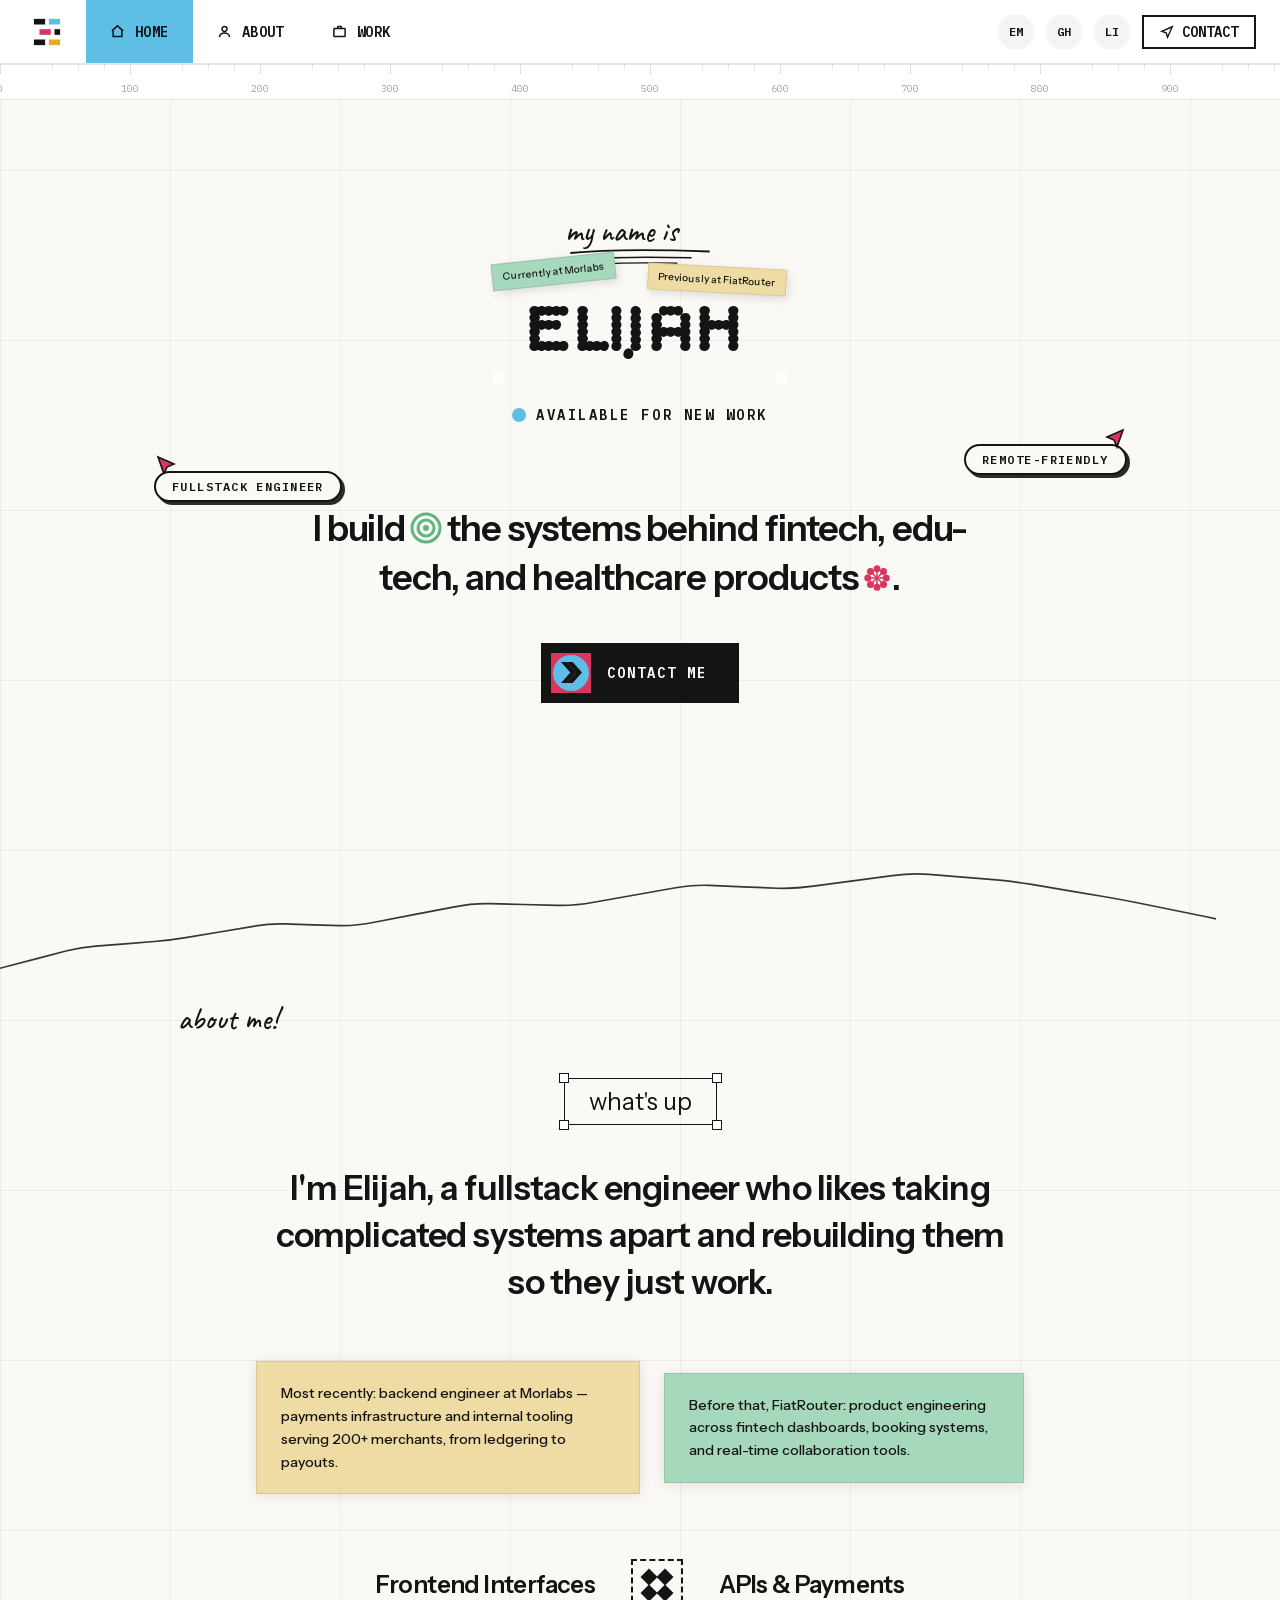
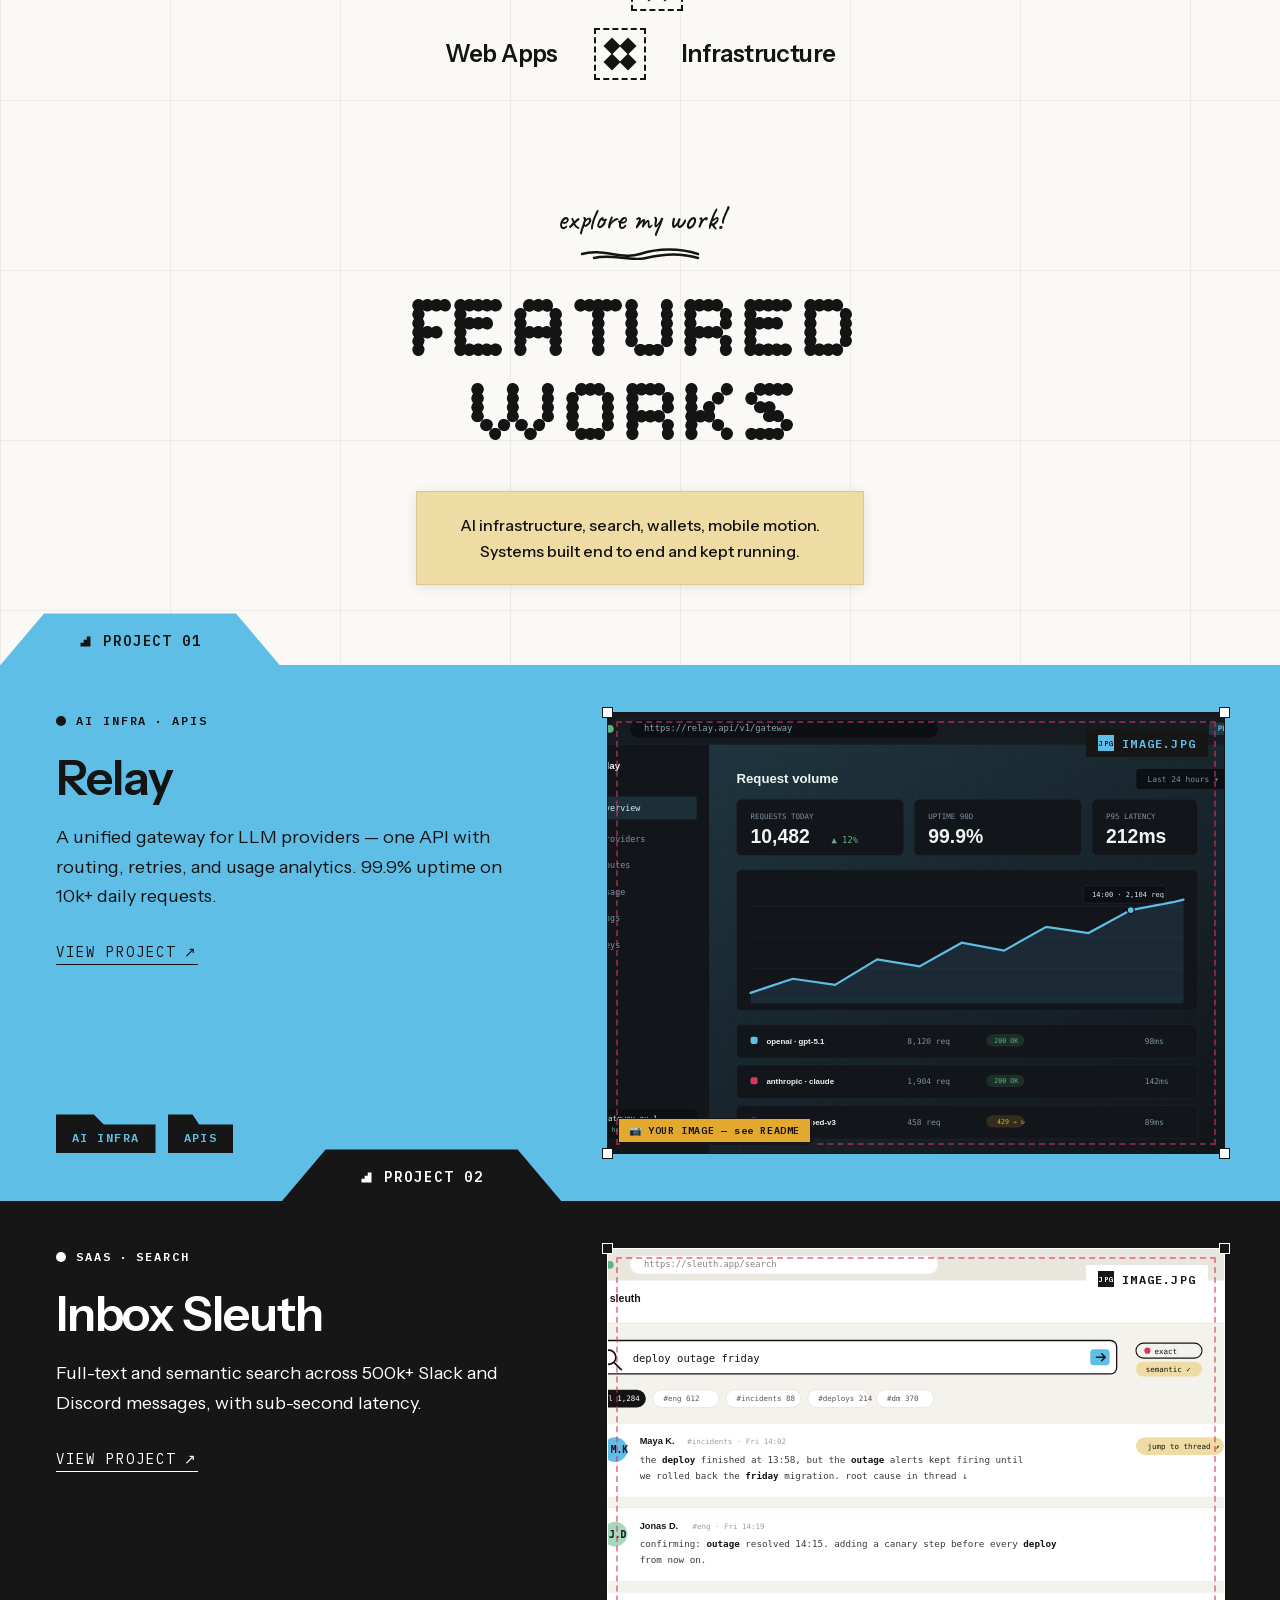
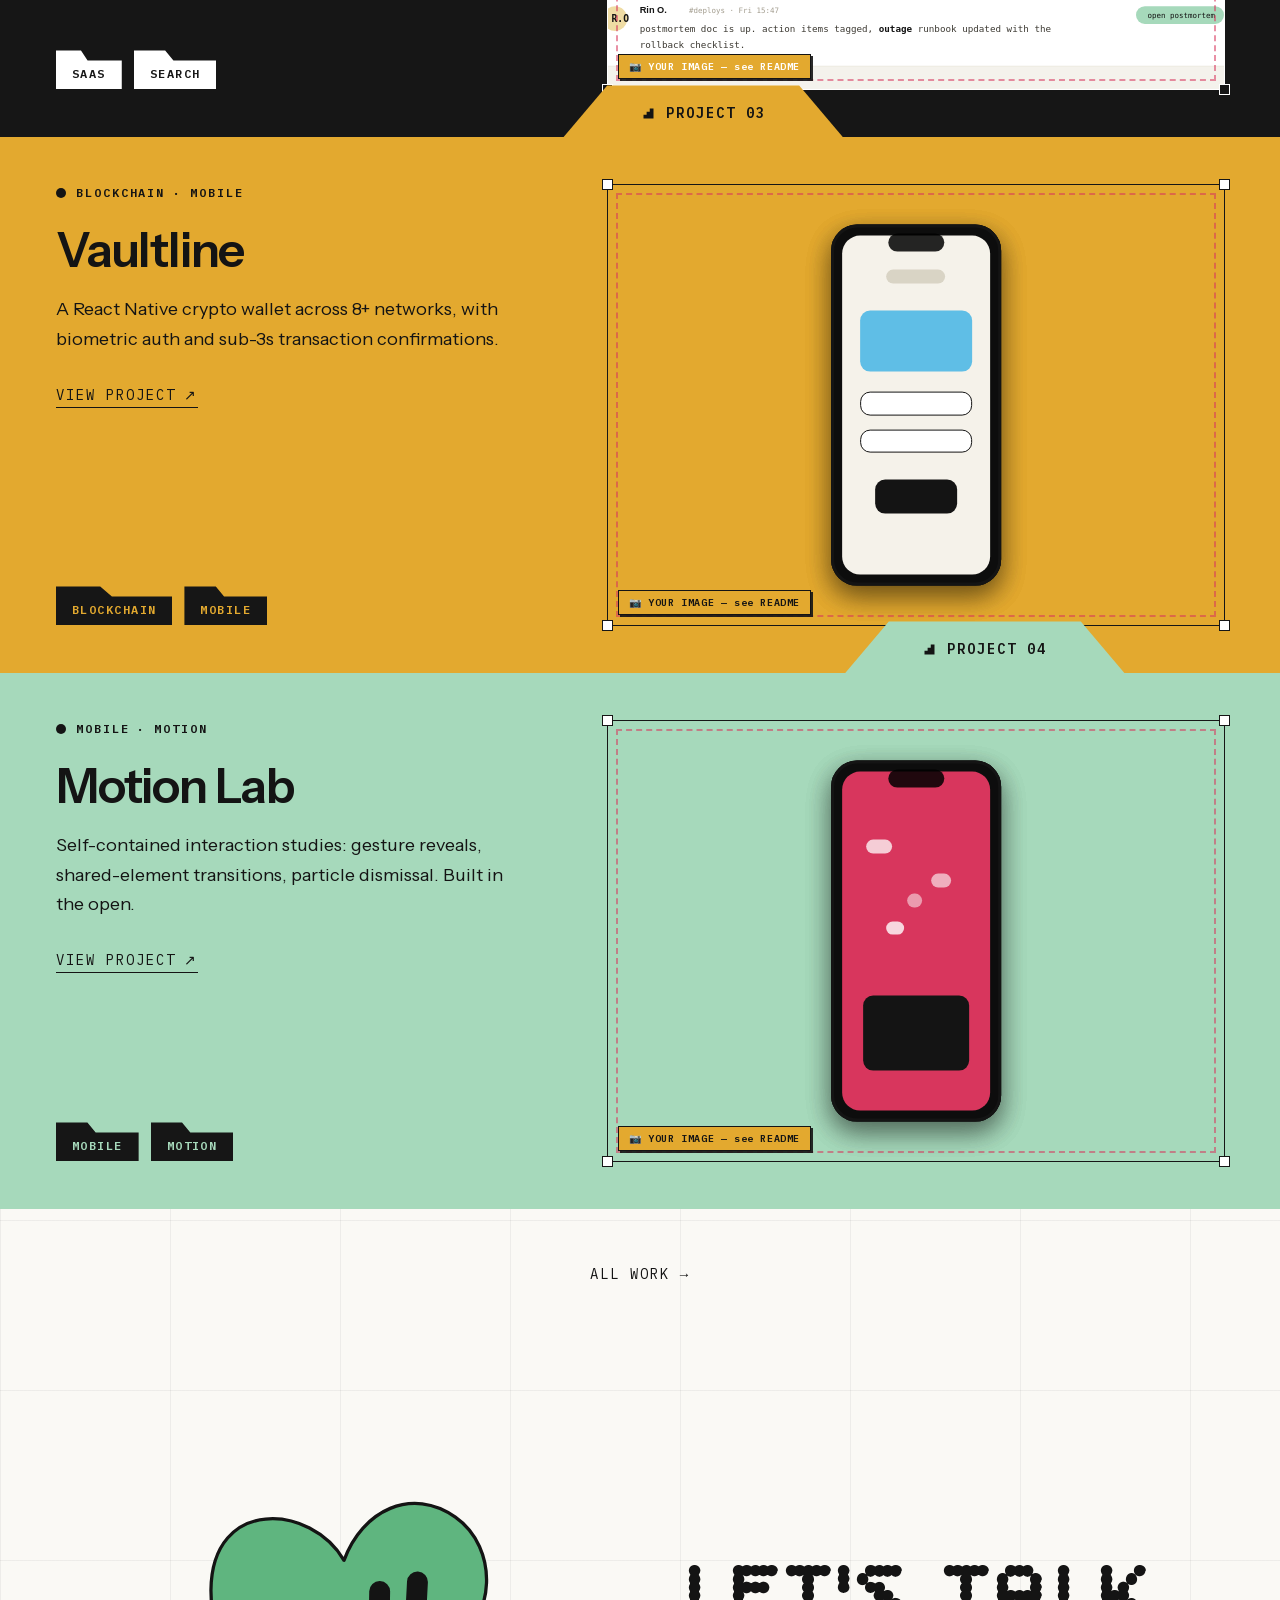
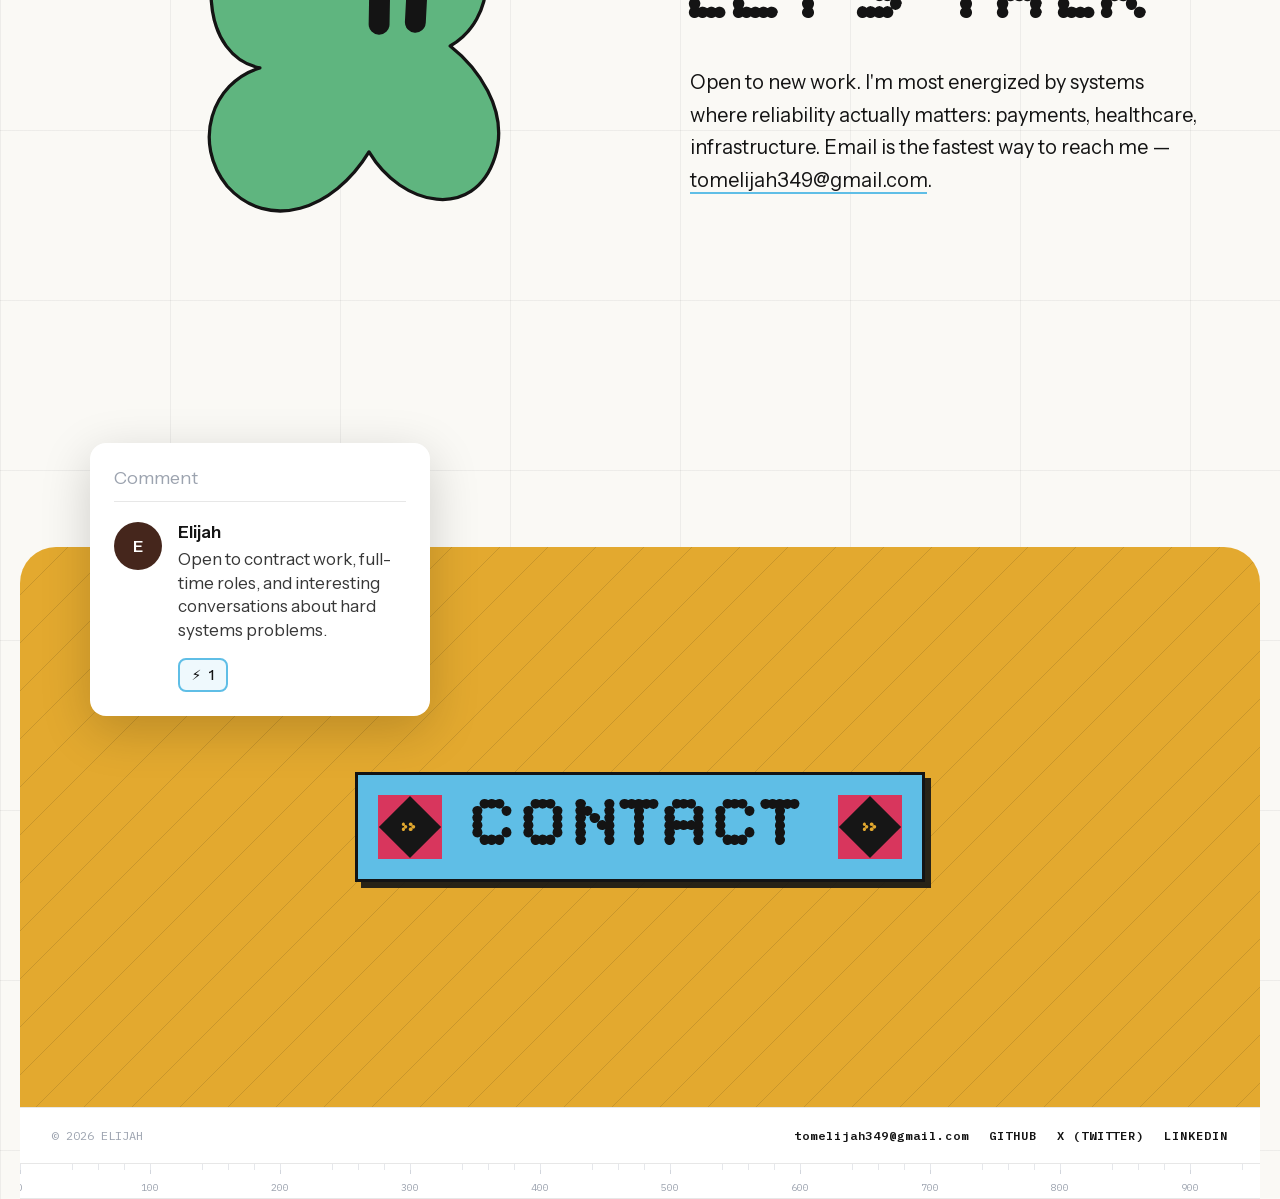
<file: index.html>
<!DOCTYPE html>
<html lang="en">
<head>
  <meta charset="utf-8" />
  <meta name="viewport" content="width=device-width, initial-scale=1" />
  <title>Elijah · Fullstack Engineer</title>
  <meta name="description" content="I enjoy building fullstack projects and complex stacks — a builder and a solution maker." />
  <link rel="icon" href="favicon.svg" type="image/svg+xml" />
  <link rel="stylesheet" href="css/fonts.css" />
  <link rel="stylesheet" href="css/styles.css" />
</head>
<body>

  <!-- copy-on-select pill -->
  <div class="copy-pill" role="button" tabindex="-1" aria-label="Copy selected text">
    <svg viewBox="0 0 24 24" fill="none" stroke="currentColor" stroke-width="2" aria-hidden="true">
      <rect x="9" y="9" width="11" height="11" rx="2"/>
      <path d="M5 15V5a2 2 0 0 1 2-2h10"/>
    </svg>
    <span class="copy-label">Copy</span>
  </div>

  <!-- "YOU" cursor tag -->
  <div class="you-tag" aria-hidden="true">
    <span class="you-dot"></span>
    <span class="you-label">YOU</span>
  </div>

  <!-- ================= header ================= -->
  <header class="site-header">
    <div class="header-bar">
      <a class="logo" href="index.html" aria-label="Home">
        <!-- pixel monogram -->
        <svg viewBox="0 0 32 32" fill="none" aria-hidden="true">
          <rect x="2"  y="2"  width="12" height="6" fill="var(--ink)"/>
          <rect x="8"  y="13" width="12" height="6" fill="var(--c-pink)"/>
          <rect x="2"  y="24" width="12" height="6" fill="var(--ink)"/>
          <rect x="18" y="2"  width="12" height="6" fill="var(--c-blue)"/>
          <rect x="24" y="13" width="6"  height="6" fill="var(--ink)"/>
          <rect x="18" y="24" width="12" height="6" fill="var(--c-yellow)"/>
        </svg>
      </a>

      <nav class="main-nav" aria-label="Primary">
        <a class="nav-link is-active" href="index.html" data-spy-link="home">
          <span><svg viewBox="0 0 24 24" fill="none" stroke="currentColor" stroke-width="2.4" aria-hidden="true"><path d="M3 11 12 3l9 8"/><path d="M5 10v10h14V10"/></svg></span>
          HOME
        </a>
        <a class="nav-link" href="about.html" data-spy-link="about">
          <span><svg viewBox="0 0 24 24" fill="none" stroke="currentColor" stroke-width="2.4" aria-hidden="true"><circle cx="12" cy="8" r="4"/><path d="M4 21c0-4 3.6-6.5 8-6.5s8 2.5 8 6.5"/></svg></span>
          ABOUT
        </a>
        <a class="nav-link" href="work.html" data-spy-link="work">
          <span><svg viewBox="0 0 24 24" fill="none" stroke="currentColor" stroke-width="2.4" aria-hidden="true"><rect x="3" y="7" width="18" height="13" rx="1"/><path d="M9 7V5a1 1 0 0 1 1-1h4a1 1 0 0 1 1 1v2"/></svg></span>
          WORK
        </a>
      </nav>

      <div class="header-right">
        <span class="chip-wrap">
          <a class="chip" href="mailto:tomelijah349@gmail.com">EM</a>
          <span class="chip-tip">TOMELIJAH349@GMAIL.COM</span>
        </span>
        <span class="chip-wrap">
          <a class="chip" href="https://github.com/Elydeboss" target="_blank" rel="noopener">GH</a>
          <span class="chip-tip">GITHUB.COM/ELYDEBOSS</span>
        </span>
        <span class="chip-wrap">
          <a class="chip" href="https://www.linkedin.com/in/elijah" target="_blank" rel="noopener">LI</a>
          <span class="chip-tip">IN/ELIJAH</span>
        </span>
        <a class="contact-btn" href="#contact" data-spy-link="contact">
          <svg viewBox="0 0 24 24" fill="none" stroke="currentColor" stroke-width="2.4" aria-hidden="true"><path d="m3 11 18-8-8 18-2.5-7.5L3 11Z"/></svg>
          CONTACT
        </a>
      </div>

      <button class="menu-btn" type="button" aria-label="Toggle menu">
        <span class="menu-label">MENU</span>
        <svg viewBox="0 0 24 24" fill="none" stroke="currentColor" stroke-width="2.4" aria-hidden="true"><path d="M4 7h16M4 12h16M4 17h16"/></svg>
      </button>
    </div>

    <!-- mobile dropdown -->
    <div class="mobile-menu">
      <nav aria-label="Mobile">
        <a class="is-active" href="index.html" data-spy-link="home">
          <span class="w-5"><svg viewBox="0 0 24 24" fill="none" stroke="currentColor" stroke-width="2.4" aria-hidden="true"><path d="M3 11 12 3l9 8"/><path d="M5 10v10h14V10"/></svg></span>
          HOME
        </a>
        <a href="about.html" data-spy-link="about">
          <span class="w-5"><svg viewBox="0 0 24 24" fill="none" stroke="currentColor" stroke-width="2.4" aria-hidden="true"><circle cx="12" cy="8" r="4"/><path d="M4 21c0-4 3.6-6.5 8-6.5s8 2.5 8 6.5"/></svg></span>
          ABOUT
        </a>
        <a href="work.html" data-spy-link="work">
          <span class="w-5"><svg viewBox="0 0 24 24" fill="none" stroke="currentColor" stroke-width="2.4" aria-hidden="true"><rect x="3" y="7" width="18" height="13" rx="1"/><path d="M9 7V5a1 1 0 0 1 1-1h4a1 1 0 0 1 1 1v2"/></svg></span>
          WORK
        </a>
      </nav>
      <div class="mm-social">
        <a class="chip" href="mailto:tomelijah349@gmail.com">EM</a>
        <a class="chip" href="https://github.com/Elydeboss" target="_blank" rel="noopener">GH</a>
        <a class="chip" href="https://www.linkedin.com/in/elijah" target="_blank" rel="noopener">LI</a>
      </div>
    </div>
  </header>

  <div class="page">

    <!-- top scroll ruler -->
    <div class="ruler is-sticky" aria-hidden="true">
      <div class="ruler-track"></div>
    </div>

    <main>
      <!-- ================= hero ================= -->
      <section class="hero" id="home" data-spy-section>
        <div class="hero-inner">
          <div class="hero-hand reveal">
            my name is
            <svg width="150" height="18" viewBox="0 0 150 18" fill="none" aria-hidden="true"><path d="M6 5c34-3.5 72-4 138-1.5" stroke="var(--ink)" stroke-width="1.8" stroke-linecap="round"></path><path d="M24 11c26-2 54-2.4 102-1.2" stroke="var(--ink)" stroke-width="1.5" stroke-linecap="round"></path><path d="M38 16c18-1.4 38-1.6 74-0.8" stroke="var(--ink)" stroke-width="1.3" stroke-linecap="round"></path></svg>
          </div>

          <div class="name-wrap reveal">
            <span class="sticker sticker-left">Currently at Morlabs</span>
            <span class="sticker sticker-right">Previously at FiatRouter</span>

            <div class="name-box pixel-zone">
              <div class="name-inner">
                <h1 class="hero-name">ELIJAH</h1>
                <span class="handle tl" aria-hidden="true"></span>
                <span class="handle tr" aria-hidden="true"></span>
                <span class="handle bl" aria-hidden="true"></span>
                <span class="handle br" aria-hidden="true"></span>
              </div>
              <!-- dark "erased" copy -->
              <div class="pz-dark" aria-hidden="true">
                <div class="name-inner">
                  <h1 class="hero-name">ELIJAH</h1>
                  <span class="handle tl"></span>
                  <span class="handle tr"></span>
                  <span class="handle bl"></span>
                  <span class="handle br"></span>
                </div>
              </div>
              <div class="pz-pixels" aria-hidden="true">
                <span></span><span></span><span></span><span></span>
              </div>
            </div>
          </div>

          <p class="hero-status reveal">
            <span class="status-dot" aria-hidden="true"></span>
            AVAILABLE FOR NEW WORK
          </p>

          <!-- pills: mobile flow -->
          <div class="pill-slot-mobile">
            <div class="pill pill-b">
              <svg class="pill-arrow" viewBox="0 0 22 22" fill="none" aria-hidden="true"><path d="M4 2l6 17 3-7 7-3L4 2z" fill="var(--c-pink)" stroke="var(--ink)" stroke-width="1.6"></path></svg>
              <span class="pill-label">REMOTE-FRIENDLY</span>
            </div>
            <div class="pill pill-a">
              <svg class="pill-arrow" viewBox="0 0 22 22" fill="none" aria-hidden="true"><path d="M4 2l6 17 3-7 7-3L4 2z" fill="var(--c-pink)" stroke="var(--ink)" stroke-width="1.6"></path></svg>
              <span class="pill-label">FULLSTACK ENGINEER</span>
            </div>
          </div>
        </div>

        <!-- pills: desktop floaters -->
        <div class="pill-slot-desktop">
          <div class="pill-right pill-b">
            <div class="pill">
              <svg class="pill-arrow" viewBox="0 0 22 22" fill="none" aria-hidden="true"><path d="M4 2l6 17 3-7 7-3L4 2z" fill="var(--c-pink)" stroke="var(--ink)" stroke-width="1.6"></path></svg>
              <span class="pill-label">REMOTE-FRIENDLY</span>
            </div>
          </div>
          <div class="pill-left pill-a">
            <div class="pill">
              <svg class="pill-arrow" viewBox="0 0 22 22" fill="none" aria-hidden="true"><path d="M4 2l6 17 3-7 7-3L4 2z" fill="var(--c-pink)" stroke="var(--ink)" stroke-width="1.6"></path></svg>
              <span class="pill-label">FULLSTACK ENGINEER</span>
            </div>
          </div>
        </div>

        <div class="hero-blurb reveal">
          <p>
            I build<svg class="dots-svg" viewBox="0 0 34 34" fill="none" aria-hidden="true"><circle cx="17" cy="17" r="14" stroke="var(--c-green)" stroke-width="3"></circle><circle cx="17" cy="17" r="8" stroke="var(--c-green)" stroke-width="3"></circle><circle cx="17" cy="17" r="3" fill="var(--c-green)"></circle></svg>the systems behind fintech, edu-tech, and healthcare <span class="keep-together">products<svg width="30" height="30" viewBox="0 0 30 30" fill="none" aria-hidden="true" class="gears-svg"><g><path d="M15 15L24.2 15" stroke="var(--c-pink)" stroke-width="1.5"></path><circle cx="24.2" cy="15" r="3.5" fill="var(--c-pink)"></circle></g><g><path d="M15 15L21.50538238691624 21.505382386916235" stroke="var(--c-pink)" stroke-width="1.5"></path><circle cx="21.50538238691624" cy="21.505382386916235" r="3.5" fill="var(--c-pink)"></circle></g><g><path d="M15 15L15 24.2" stroke="var(--c-pink)" stroke-width="1.5"></path><circle cx="15" cy="24.2" r="3.5" fill="var(--c-pink)"></circle></g><g><path d="M15 15L8.494617613083765 21.50538238691624" stroke="var(--c-pink)" stroke-width="1.5"></path><circle cx="8.494617613083765" cy="21.50538238691624" r="3.5" fill="var(--c-pink)"></circle></g><g><path d="M15 15L5.800000000000001 15.000000000000002" stroke="var(--c-pink)" stroke-width="1.5"></path><circle cx="5.800000000000001" cy="15.000000000000002" r="3.5" fill="var(--c-pink)"></circle></g><g><path d="M15 15L8.494617613083761 8.494617613083765" stroke="var(--c-pink)" stroke-width="1.5"></path><circle cx="8.494617613083761" cy="8.494617613083765" r="3.5" fill="var(--c-pink)"></circle></g><g><path d="M15 15L14.999999999999998 5.800000000000001" stroke="var(--c-pink)" stroke-width="1.5"></path><circle cx="14.999999999999998" cy="5.800000000000001" r="3.5" fill="var(--c-pink)"></circle></g><g><path d="M15 15L21.505382386916235 8.494617613083761" stroke="var(--c-pink)" stroke-width="1.5"></path><circle cx="21.505382386916235" cy="8.494617613083761" r="3.5" fill="var(--c-pink)"></circle></g></svg></span>.
          </p>
          <a class="cta-btn" href="#contact">
            <span class="corner" aria-hidden="true">
              <span style="top:-6px;left:-6px"></span><span style="top:-6px;right:-6px"></span>
              <span style="bottom:-6px;left:-6px"></span><span style="bottom:-6px;right:-6px"></span>
            </span>
            <span class="cta-tile" aria-hidden="true">
              <span class="cta-circle">
                <span class="cta-track">
                  <span><svg viewBox="0 0 18 18" fill="none" aria-hidden="true"><path d="M0 0h5l8 9-8 9H0l8-9L0 0z" fill="currentColor"></path><path d="M5 0h5l8 9-8 9H5l8-9L5 0z" fill="currentColor"></path></svg></span>
                  <span><svg viewBox="0 0 18 18" fill="none" aria-hidden="true"><path d="M0 0h5l8 9-8 9H0l8-9L0 0z" fill="currentColor"></path><path d="M5 0h5l8 9-8 9H5l8-9L5 0z" fill="currentColor"></path></svg></span>
                </span>
              </span>
            </span>
            <span class="hl">CONTACT&nbsp;ME</span>
          </a>
        </div>
      </section>

      <!-- ================= about ================= -->
      <section class="about" id="about" data-spy-section>
        <svg viewBox="0 0 1440 210" fill="none" class="about-divider" preserveAspectRatio="none"><path d="M-4 192.0Q29.33333333333333 183.3 45.99999999999999 179.0Q62.66666666666666 174.7 79.33333333333333 170.3Q96 166.0 113.33333333333333 164.7Q130.66666666666666 163.3 148 162.0Q165.33333333333331 160.7 182.66666666666666 159.3Q200 158.0 220 154.7Q240 151.3 260 148.0Q280 144.7 300 141.3Q320 138.0 336.66666666666663 138.5Q353.3333333333333 139.0 370 139.5Q386.66666666666663 140.0 403.3333333333333 140.5Q420 141.0 443.33333333333337 136.5Q466.6666666666667 132.0 490 127.5Q513.3333333333334 123.0 536.6666666666667 118.5Q560 114.0 580 114.5Q600 115.0 620 115.5Q640 116.0 660 116.5Q680 117.0 703.3333333333333 112.8Q726.6666666666666 108.7 750 104.5Q773.3333333333334 100.3 796.6666666666667 96.2Q820 92.0 840 92.8Q860 93.7 880 94.5Q900 95.3 920 96.2Q940 97.0 963.3333333333333 93.8Q986.6666666666666 90.7 1010 87.5Q1033.3333333333333 84.3 1056.6666666666665 81.2Q1080 78.0 1100 79.7Q1120 81.3 1140 83.0Q1160 84.7 1180 86.3Q1200 88.0 1221.6666666666665 91.7Q1243.3333333333333 95.3 1265 99.0Q1286.6666666666667 102.7 1308.3333333333335 106.3Q1330 110.0 1349.6666666666665 114.0Q1369.3333333333333 118.0 1389 122.0Q1408.6666666666667 126.0 1428.3333333333335 130.0L1448 134.0" stroke="#a8a29e" stroke-width="2" stroke-linecap="round" opacity="0.85"></path></svg>

        <p class="hand-heading reveal">about me!</p>

        <div class="about-body">
          <div class="badge-what reveal">
            <span class="handle tl" aria-hidden="true"></span>
            <span class="handle tr" aria-hidden="true"></span>
            <span class="handle bl" aria-hidden="true"></span>
            <span class="handle br" aria-hidden="true"></span>
            <span class="text">what's up</span>
          </div>

          <p class="about-bio reveal">
            I'm Elijah, a fullstack engineer who likes taking complicated systems apart and rebuilding them so they just work.
          </p>

          <div class="about-cards">
            <div class="about-card cream reveal">
              Most recently: backend engineer at Morlabs — payments infrastructure and internal tooling serving 200+ merchants, from ledgering to payouts.
            </div>
            <div class="about-card mint reveal">
              Before that, FiatRouter: product engineering across fintech dashboards, booking systems, and real-time collaboration tools.
            </div>
          </div>

          <div class="about-skills reveal">
            <span class="skill-row">
              <span class="skill-name">Frontend Interfaces</span>
              <span class="skill-box" aria-hidden="true"><i></i><i></i><i></i><i></i></span>
            </span>
            <span class="skill-row">
              <span class="skill-name">APIs &amp; Payments</span>
            </span>
            <span class="skill-row">
              <span class="skill-name">Web Apps</span>
              <span class="skill-box" aria-hidden="true"><i></i><i></i><i></i><i></i></span>
            </span>
            <span class="skill-row">
              <span class="skill-name">Infrastructure</span>
            </span>
          </div>
        </div>
      </section>

      <!-- ================= work ================= -->
      <section class="work" id="work" data-spy-section>
        <div class="work-head">
          <p class="hand-heading reveal">explore my work!</p>
          <svg class="work-arrow-doodle" width="120" height="14" viewBox="0 0 120 14" fill="none" aria-hidden="true"><path d="M2 8c20-6 40 6 58 0s40-6 58 0" stroke="var(--ink)" stroke-width="1.6"></path><path d="M14 12c18-5 36 4 52 0s36-5 52 0" stroke="var(--ink)" stroke-width="1.2"></path></svg>
          <h2 class="work-title" aria-label="Featured works">
            <span class="row" aria-hidden="true"><span class="ltr" style="--i:0">F</span><span class="ltr" style="--i:1">E</span><span class="ltr" style="--i:2">A</span><span class="ltr" style="--i:3">T</span><span class="ltr" style="--i:4">U</span><span class="ltr" style="--i:5">R</span><span class="ltr" style="--i:6">E</span><span class="ltr" style="--i:7">D</span></span>
            <span class="row" aria-hidden="true"><span class="ltr" style="--i:8">W</span><span class="ltr" style="--i:9">O</span><span class="ltr" style="--i:10">R</span><span class="ltr" style="--i:11">K</span><span class="ltr" style="--i:12">S</span></span>
          </h2>
          <p class="work-note reveal">
            AI infrastructure, search, wallets, mobile motion. Systems built end to end and kept running.
          </p>
        </div>

        <div class="folders">

          <!-- PROJECT 01 -->
          <div class="folder" style="z-index:1">
            <span class="folder-tab" style="background:var(--c-blue);color:var(--ink)">
              <svg viewBox="0 0 24 24" fill="currentColor" aria-hidden="true"><path d="M4 20v-6h5v-5h5V4h6v16z"/></svg>
              PROJECT 01
            </span>
            <article class="folder-card" style="background:var(--c-blue);color:var(--ink)">
              <div class="folder-info">
                <p class="folder-meta"><span class="dot" style="background:var(--ink)"></span>AI INFRA&ensp;·&ensp;APIS</p>
                <h3 class="folder-title">Relay</h3>
                <p class="folder-desc">A unified gateway for LLM providers — one API with routing, retries, and usage analytics. 99.9% uptime on 10k+ daily requests.</p>
                <a class="text-link" href="work.html#p1" data-hide-cursor>
                  <span class="inner">VIEW PROJECT <span aria-hidden="true">↗</span></span>
                </a>
                <div class="folder-chips">
                  <span class="folder-chip" style="background:#161616;color:var(--c-blue)">AI INFRA</span>
                  <span class="folder-chip" style="background:#161616;color:var(--c-blue)">APIS</span>
                </div>
              </div>
              <div class="folder-media" style="box-shadow:0 0 0 1px #161616">
                <!-- ═══════════ 📷 IMAGE SLOT home-1 ═══════════
                       WHAT: Relay dashboard screenshot (landscape, ≥1200×750)
                       HOW:  put your file in assets/, change src below,
                             remove data-placeholder="true" (both spots) -->
                    <div class="folder-frame media-slot" data-slot="home-1" data-label="Relay screenshot (landscape ≥1200×750)" data-placeholder="true">
                  <img src="assets/proj-relay.svg" alt="Relay dashboard screenshot" loading="lazy" decoding="async" data-placeholder="true" />
                  <span class="frame-badge" style="background:#161616;color:var(--c-blue)">
                    <span class="ext" style="background:var(--c-blue);color:#161616">JPG</span>IMAGE.JPG
                  </span>
                </div>
                <span class="handle tl" style="background:#fff;border:1.5px solid #161616" aria-hidden="true"></span>
                <span class="handle tr" style="background:#fff;border:1.5px solid #161616" aria-hidden="true"></span>
                <span class="handle bl" style="background:#fff;border:1.5px solid #161616" aria-hidden="true"></span>
                <span class="handle br" style="background:#fff;border:1.5px solid #161616" aria-hidden="true"></span>
              </div>
            </article>
          </div>

          <!-- PROJECT 02 -->
          <div class="folder" style="z-index:2">
            <span class="folder-tab" style="background:#161616;color:#ffffff;left:min(22%, calc(100% - 280px))">
              <svg viewBox="0 0 24 24" fill="currentColor" aria-hidden="true"><path d="M4 20v-6h5v-5h5V4h6v16z"/></svg>
              PROJECT 02
            </span>
            <article class="folder-card" style="background:#161616;color:#ffffff">
              <div class="folder-info">
                <p class="folder-meta"><span class="dot" style="background:#ffffff"></span>SAAS&ensp;·&ensp;SEARCH</p>
                <h3 class="folder-title">Inbox Sleuth</h3>
                <p class="folder-desc">Full-text and semantic search across 500k+ Slack and Discord messages, with sub-second latency.</p>
                <a class="text-link" href="work.html#p2" data-hide-cursor>
                  <span class="inner">VIEW PROJECT <span aria-hidden="true">↗</span></span>
                </a>
                <div class="folder-chips">
                  <span class="folder-chip" style="background:#ffffff;color:#161616">SAAS</span>
                  <span class="folder-chip" style="background:#ffffff;color:#161616">SEARCH</span>
                </div>
              </div>
              <div class="folder-media" style="box-shadow:0 0 0 1px #ffffff">
                <!-- ═══════════ 📷 IMAGE SLOT home-2 ═══════════
                       WHAT: Inbox Sleuth screenshot (landscape, ≥1200×750)
                       HOW:  same as home-1 -->
                    <div class="folder-frame media-slot" data-slot="home-2" data-label="Inbox Sleuth screenshot (landscape ≥1200×750)" data-placeholder="true">
                  <img src="assets/proj-sleuth.svg" alt="Inbox Sleuth search screenshot" loading="lazy" decoding="async" data-placeholder="true" />
                  <span class="frame-badge" style="background:#ffffff;color:#161616">
                    <span class="ext" style="background:#161616;color:#ffffff">JPG</span>IMAGE.JPG
                  </span>
                </div>
                <span class="handle tl" style="background:#161616;border:1.5px solid #ffffff" aria-hidden="true"></span>
                <span class="handle tr" style="background:#161616;border:1.5px solid #ffffff" aria-hidden="true"></span>
                <span class="handle bl" style="background:#161616;border:1.5px solid #ffffff" aria-hidden="true"></span>
                <span class="handle br" style="background:#161616;border:1.5px solid #ffffff" aria-hidden="true"></span>
              </div>
            </article>
          </div>

          <!-- PROJECT 03 -->
          <div class="folder" style="z-index:3">
            <span class="folder-tab" style="background:var(--c-yellow);color:var(--ink);left:min(44%, calc(100% - 280px))">
              <svg viewBox="0 0 24 24" fill="currentColor" aria-hidden="true"><path d="M4 20v-6h5v-5h5V4h6v16z"/></svg>
              PROJECT 03
            </span>
            <article class="folder-card" style="background:var(--c-yellow);color:var(--ink)">
              <div class="folder-info">
                <p class="folder-meta"><span class="dot" style="background:var(--ink)"></span>BLOCKCHAIN&ensp;·&ensp;MOBILE</p>
                <h3 class="folder-title">Vaultline</h3>
                <p class="folder-desc">A React Native crypto wallet across 8+ networks, with biometric auth and sub-3s transaction confirmations.</p>
                <a class="text-link" href="work.html#p3" data-hide-cursor>
                  <span class="inner">VIEW PROJECT <span aria-hidden="true">↗</span></span>
                </a>
                <div class="folder-chips">
                  <span class="folder-chip" style="background:#161616;color:var(--c-yellow)">BLOCKCHAIN</span>
                  <span class="folder-chip" style="background:#161616;color:var(--c-yellow)">MOBILE</span>
                </div>
              </div>
              <div class="folder-media" style="box-shadow:0 0 0 1px #161616">
                <!-- ═══════════ 📷 IMAGE SLOT home-3 ═══════════
                       WHAT: 3 Vaultline phone screenshots (portrait ~406×863)
                       HOW:  replace this whole .phone-stage div with
                             <img src="assets/your-shot.png" style="position:absolute;inset:0;width:100%;height:100%;object-fit:contain">
                             then delete data-placeholder="true" below.
                             No screenshots yet? Keep the CSS phones and just
                             delete the attribute to hide the marker. -->
                    <div class="folder-frame phones media-slot" data-slot="home-3" data-label="Vaultline phone screens ×3 (portrait)" data-placeholder="true">
                  <div class="phone-stage" aria-hidden="true">
                    <!-- phone 1 : balance -->
                    <div class="phone">
                      <span class="notch"></span>
                      <div class="screen" style="background:#f5f2ea">
                        <span class="ui-bar" style="top:9%;left:12%;right:12%;height:4%;background:#d9d4c5"></span>
                        <span class="ui-card" style="top:18%;left:10%;right:10%;height:22%;background:#e3a92f"></span>
                        <span class="ui-card" style="top:44%;left:10%;width:36%;height:14%;background:#ffffff;border:1.5px solid #141414"></span>
                        <span class="ui-card" style="top:44%;right:10%;width:36%;height:14%;background:#ffffff;border:1.5px solid #141414"></span>
                        <span class="ui-card" style="top:62%;left:10%;right:10%;height:8%;background:#a6d9bb"></span>
                        <span class="ui-card" style="top:74%;left:10%;right:10%;height:8%;background:#a6d9bb"></span>
                      </div>
                    </div>
                    <!-- phone 2 : nfts -->
                    <div class="phone">
                      <span class="notch"></span>
                      <div class="screen" style="background:#141414">
                        <span class="ui-bar" style="top:9%;left:14%;right:14%;height:4%;background:#333"></span>
                        <span class="ui-card" style="top:17%;left:10%;width:38%;height:20%;background:#5fbee6"></span>
                        <span class="ui-card" style="top:17%;right:10%;width:38%;height:20%;background:#d8365d"></span>
                        <span class="ui-card" style="top:40%;left:10%;width:38%;height:20%;background:#efdca4"></span>
                        <span class="ui-card" style="top:40%;right:10%;width:38%;height:20%;background:#5fb57f"></span>
                        <span class="ui-card" style="top:64%;left:10%;width:38%;height:20%;background:#a6d9bb"></span>
                        <span class="ui-card" style="top:64%;right:10%;width:38%;height:20%;background:#f5f2ea"></span>
                      </div>
                    </div>
                    <!-- phone 3 : send -->
                    <div class="phone">
                      <span class="notch"></span>
                      <div class="screen" style="background:#f5f2ea">
                        <span class="ui-bar" style="top:10%;left:30%;right:30%;height:4%;background:#d9d4c5"></span>
                        <span class="ui-card" style="top:22%;left:12%;right:12%;height:18%;background:#5fbee6"></span>
                        <span class="ui-card" style="top:46%;left:12%;right:12%;height:7%;background:#ffffff;border:1.5px solid #141414"></span>
                        <span class="ui-card" style="top:57%;left:12%;right:12%;height:7%;background:#ffffff;border:1.5px solid #141414"></span>
                        <span class="ui-card" style="top:72%;left:22%;right:22%;height:10%;background:#141414"></span>
                      </div>
                    </div>
                  </div>
                </div>
                <span class="handle tl" style="background:#fff;border:1.5px solid #161616" aria-hidden="true"></span>
                <span class="handle tr" style="background:#fff;border:1.5px solid #161616" aria-hidden="true"></span>
                <span class="handle bl" style="background:#fff;border:1.5px solid #161616" aria-hidden="true"></span>
                <span class="handle br" style="background:#fff;border:1.5px solid #161616" aria-hidden="true"></span>
              </div>
            </article>
          </div>

          <!-- PROJECT 04 -->
          <div class="folder" style="z-index:4">
            <span class="folder-tab" style="background:var(--c-mint);color:var(--ink);left:min(66%, calc(100% - 280px))">
              <svg viewBox="0 0 24 24" fill="currentColor" aria-hidden="true"><path d="M4 20v-6h5v-5h5V4h6v16z"/></svg>
              PROJECT 04
            </span>
            <article class="folder-card" style="background:var(--c-mint);color:var(--ink)">
              <div class="folder-info">
                <p class="folder-meta"><span class="dot" style="background:var(--ink)"></span>MOBILE&ensp;·&ensp;MOTION</p>
                <h3 class="folder-title">Motion Lab</h3>
                <p class="folder-desc">Self-contained interaction studies: gesture reveals, shared-element transitions, particle dismissal. Built in the open.</p>
                <a class="text-link" href="work.html#p4" data-hide-cursor>
                  <span class="inner">VIEW PROJECT <span aria-hidden="true">↗</span></span>
                </a>
                <div class="folder-chips">
                  <span class="folder-chip" style="background:#161616;color:var(--c-mint)">MOBILE</span>
                  <span class="folder-chip" style="background:#161616;color:var(--c-mint)">MOTION</span>
                </div>
              </div>
              <div class="folder-media" style="box-shadow:0 0 0 1px #161616">
                <!-- ═══════════ 📷 IMAGE SLOT home-4 ═══════════
                       WHAT: 3 Motion Lab phone recordings/screenshots (portrait)
                       HOW:  same as home-3 -->
                    <div class="folder-frame phones media-slot" data-slot="home-4" data-label="Motion Lab phone screens ×3 (portrait)" data-placeholder="true">
                  <div class="phone-stage" aria-hidden="true">
                    <!-- phone 1 : gesture reveal -->
                    <div class="phone">
                      <span class="notch"></span>
                      <div class="screen" style="background:#141414">
                        <span class="ui-card" style="top:14%;left:12%;right:12%;height:30%;background:#a6d9bb"></span>
                        <span class="ui-card" style="top:48%;left:12%;right:12%;height:30%;background:#333"></span>
                        <span class="ui-pill" style="bottom:8%;left:50%;width:26%;height:5%;transform:translateX(-50%);background:#a6d9bb"></span>
                      </div>
                    </div>
                    <!-- phone 2 : shared element -->
                    <div class="phone">
                      <span class="notch"></span>
                      <div class="screen" style="background:#f5f2ea">
                        <span class="ui-bar" style="top:10%;left:12%;right:12%;height:4%;background:#d9d4c5"></span>
                        <span class="ui-card" style="top:20%;left:12%;right:12%;height:34%;background:#5fbee6"></span>
                        <span class="ui-card" style="top:60%;left:12%;right:30%;height:6%;background:#141414"></span>
                        <span class="ui-card" style="top:70%;left:12%;right:45%;height:6%;background:#d9d4c5"></span>
                        <span class="ui-card" style="top:80%;left:12%;right:38%;height:6%;background:#d9d4c5"></span>
                      </div>
                    </div>
                    <!-- phone 3 : particles -->
                    <div class="phone">
                      <span class="notch"></span>
                      <div class="screen" style="background:#d8365d">
                        <span class="ui-pill" style="top:20%;left:16%;width:18%;height:4%;background:rgba(255,255,255,.75)"></span>
                        <span class="ui-pill" style="top:30%;left:60%;width:14%;height:4%;background:rgba(255,255,255,.6)"></span>
                        <span class="ui-pill" style="top:44%;left:30%;width:12%;height:4%;background:rgba(255,255,255,.8)"></span>
                        <span class="ui-pill" style="top:36%;left:44%;width:10%;height:4%;background:rgba(255,255,255,.5)"></span>
                        <span class="ui-card" style="bottom:12%;left:14%;right:14%;height:22%;background:#141414"></span>
                      </div>
                    </div>
                  </div>
                </div>
                <span class="handle tl" style="background:#fff;border:1.5px solid #161616" aria-hidden="true"></span>
                <span class="handle tr" style="background:#fff;border:1.5px solid #161616" aria-hidden="true"></span>
                <span class="handle bl" style="background:#fff;border:1.5px solid #161616" aria-hidden="true"></span>
                <span class="handle br" style="background:#fff;border:1.5px solid #161616" aria-hidden="true"></span>
              </div>
            </article>
          </div>

        </div>

        <div class="all-work reveal">
          <a href="work.html" data-hide-cursor>ALL WORK <span aria-hidden="true">→</span></a>
        </div>
      </section>

      <!-- ================= contact ================= -->
      <section class="contact" id="contact" data-spy-section>
        <div class="contact-grid">
          <div class="contact-sticker-outer reveal">
            <div class="contact-sticker pixel-zone">
              <div class="sticker-tilt">
                <!-- postcard sticker -->
                <svg viewBox="0 0 300 300" fill="none" aria-hidden="true" class="sticker-svg"><path data-hide-cursor="true" d="M148 73C128 34 62 26 58 88c-2 34 14 50 30 54-33 8-48 48-26 78 26 32 70 20 96-18 20 38 68 50 84 8 12-32-10-62-26-76 32-16 36-64 8-86-28-22-62-8-76 25z" fill="var(--c-green)" stroke="var(--ink)" stroke-width="2.2" stroke-linejoin="round"></path><g data-hide-cursor="true" style="transition:transform 0.25s ease-out"><rect x="163" y="88" width="14" height="36" rx="7" fill="var(--ink)" transform="rotate(4 170 106)"></rect><rect x="188" y="83" width="14" height="41" rx="7" fill="var(--ink)" transform="rotate(6 195 103)"></rect></g></svg>
              </div>
              <!-- pixel-eraser dark copy -->
              <div class="pz-dark" aria-hidden="true">
                <div class="sticker-tilt">
                  <svg viewBox="0 0 300 300" fill="none" aria-hidden="true" class="sticker-svg"><path data-hide-cursor="true" d="M148 73C128 34 62 26 58 88c-2 34 14 50 30 54-33 8-48 48-26 78 26 32 70 20 96-18 20 38 68 50 84 8 12-32-10-62-26-76 32-16 36-64 8-86-28-22-62-8-76 25z" fill="#a94e7e" stroke="#f5f2ea" stroke-width="2.2" stroke-linejoin="round"></path><g data-hide-cursor="true" style="transition:transform 0.25s ease-out"><rect x="163" y="88" width="14" height="36" rx="7" fill="#f0ece3" transform="rotate(4 170 106)"></rect><rect x="188" y="83" width="14" height="41" rx="7" fill="#f0ece3" transform="rotate(6 195 103)"></rect></g></svg>
                </div>
              </div>
              <div class="pz-pixels" aria-hidden="true">
                <span></span><span></span><span></span><span></span>
              </div>
            </div>
          </div>

          <div class="contact-copy reveal">
            <h2>LET'S&nbsp;TALK</h2>
            <p>
              Open to new work. I'm most energized by systems where reliability actually matters:
              payments, healthcare, infrastructure. Email is the fastest way to reach me —
              <a href="mailto:tomelijah349@gmail.com">tomelijah349@gmail.com</a>.
            </p>
          </div>
        </div>
      </section>
    </main>

    <!-- ================= footer ================= -->
    <footer class="site-footer">
      <!-- comment card -->
      <div class="comment-card reveal">
        <p class="cc-label">Comment</p>
        <hr />
        <div class="cc-row">
          <span class="cc-avatar" aria-hidden="true">E</span>
          <div>
            <p class="cc-name">Elijah</p>
            <p class="cc-text">Open to contract work, full-time roles, and interesting conversations about hard systems problems.</p>
            <span class="cc-badge"><span aria-hidden="true">⚡</span> 1</span>
          </div>
        </div>
      </div>

      <!-- big yellow plate -->
      <div class="big-plate">
        <svg class="plate-grid" aria-hidden="true" preserveAspectRatio="none">
          <defs>
            <pattern id="plate-lines" width="48" height="48" patternUnits="userSpaceOnUse">
              <path d="M0 48L48 0" fill="none" stroke="rgba(20,20,20,0.12)" stroke-width="1"/>
              <path d="M-12 12L12 -12" fill="none" stroke="rgba(20,20,20,0.12)" stroke-width="1"/>
              <path d="M36 60L60 36" fill="none" stroke="rgba(20,20,20,0.12)" stroke-width="1"/>
            </pattern>
          </defs>
          <rect width="100%" height="100%" fill="url(#plate-lines)"/>
        </svg>
        <div class="plate-inner">
          <a class="contact-plate" href="mailto:tomelijah349@gmail.com">
            <span class="corner" aria-hidden="true">
              <span style="top:0;left:0"></span><span style="top:0;right:0"></span>
              <span style="bottom:0;left:0"></span><span style="bottom:0;right:0"></span>
            </span>
            <span class="plate-tile" aria-hidden="true">
              <span class="roller"></span>
              <span class="diamond"></span>
              <span class="glyph">»</span>
            </span>
            <span class="plate-text">CONTACT</span>
            <span class="plate-tile" aria-hidden="true">
              <span class="roller"></span>
              <span class="diamond"></span>
              <span class="glyph">»</span>
            </span>
          </a>
        </div>
      </div>

      <!-- footer bar -->
      <div class="footer-bar">
        <p class="copyright">© <span id="year">2026</span> ELIJAH</p>
        <div class="footer-links">
          <a href="mailto:tomelijah349@gmail.com">tomelijah349@gmail.com</a>
          <a href="https://github.com/Elydeboss" target="_blank" rel="noopener">GITHUB</a>
          <a href="https://x.com/Ely_deBoss" target="_blank" rel="noopener">X (TWITTER)</a>
          <a href="https://www.linkedin.com/in/elijah" target="_blank" rel="noopener">LINKEDIN</a>
        </div>
      </div>

      <!-- bottom scroll ruler -->
      <div class="ruler is-bottom" aria-hidden="true">
        <div class="ruler-track"></div>
      </div>
    </footer>

  </div><!-- /.page -->

  <script src="js/main.js"></script>
  <script>document.getElementById("year").textContent = new Date().getFullYear();</script>
</body>
</html>
</file>
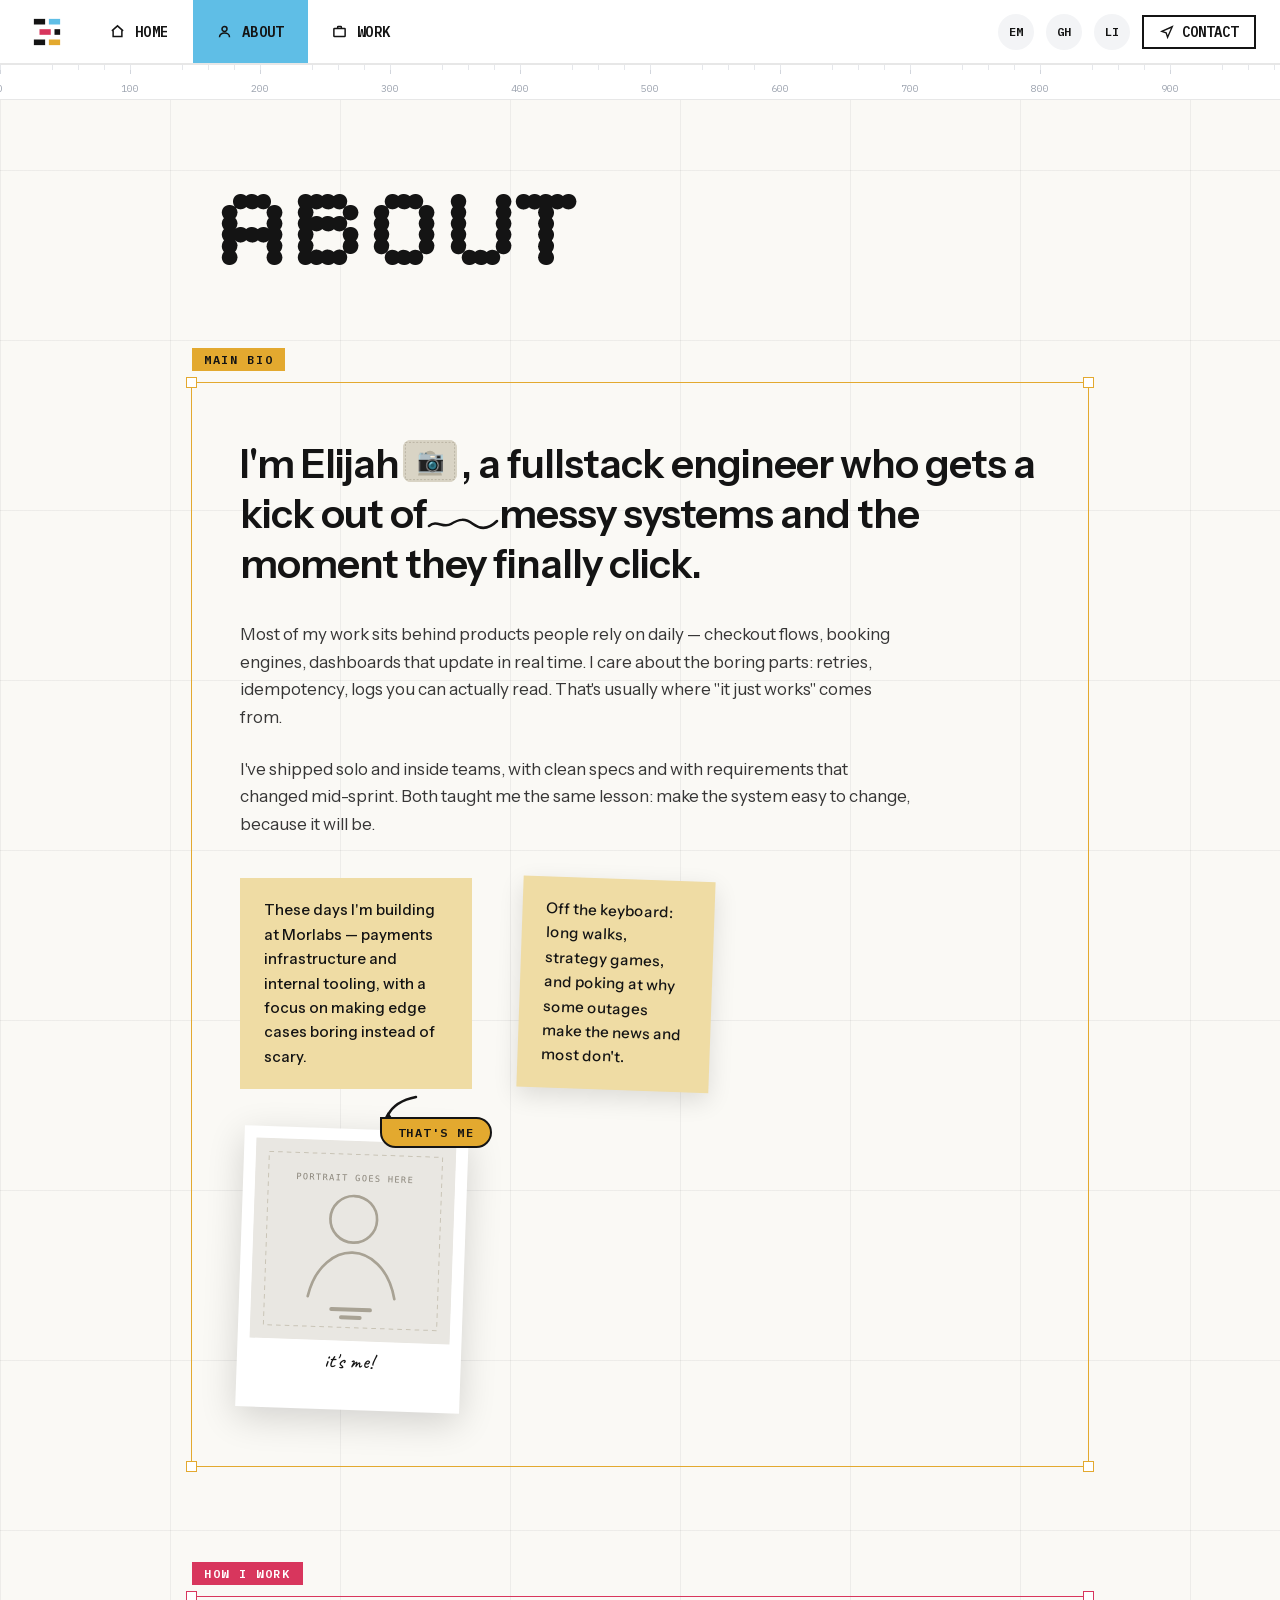
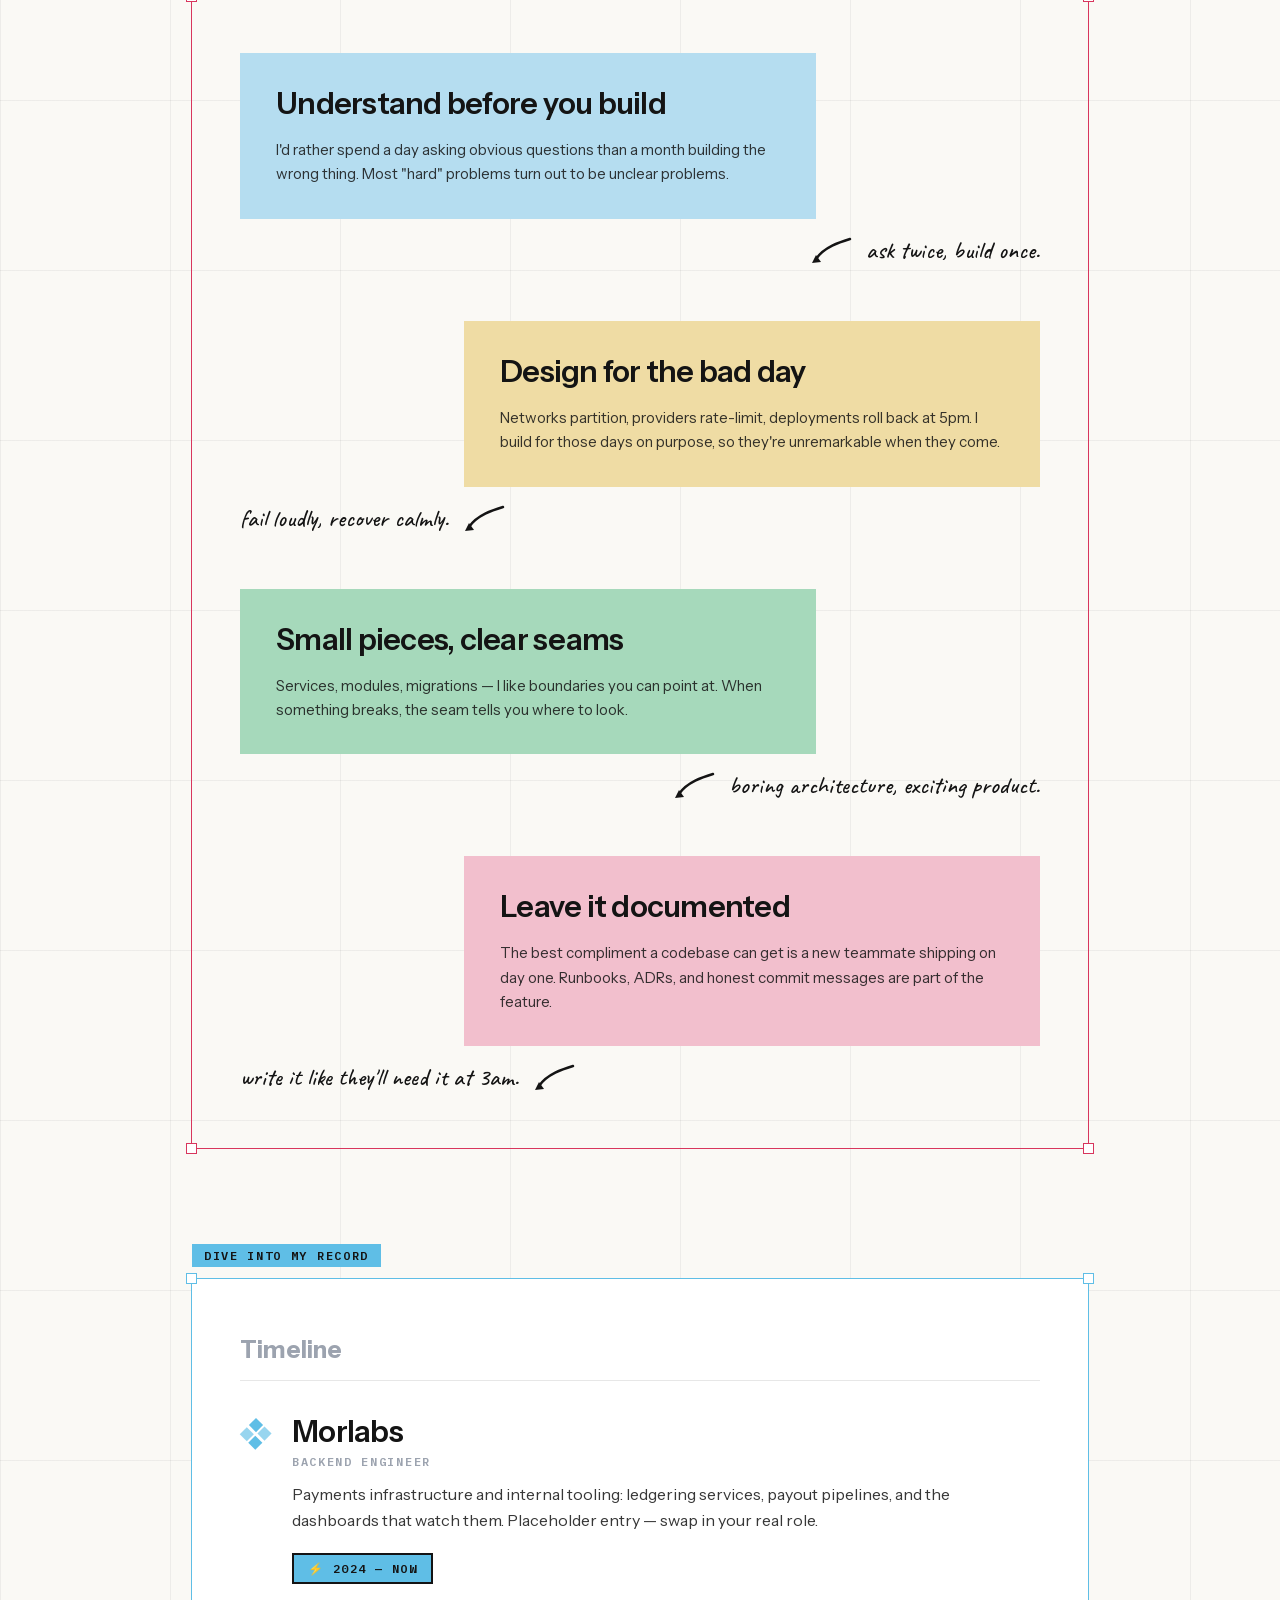
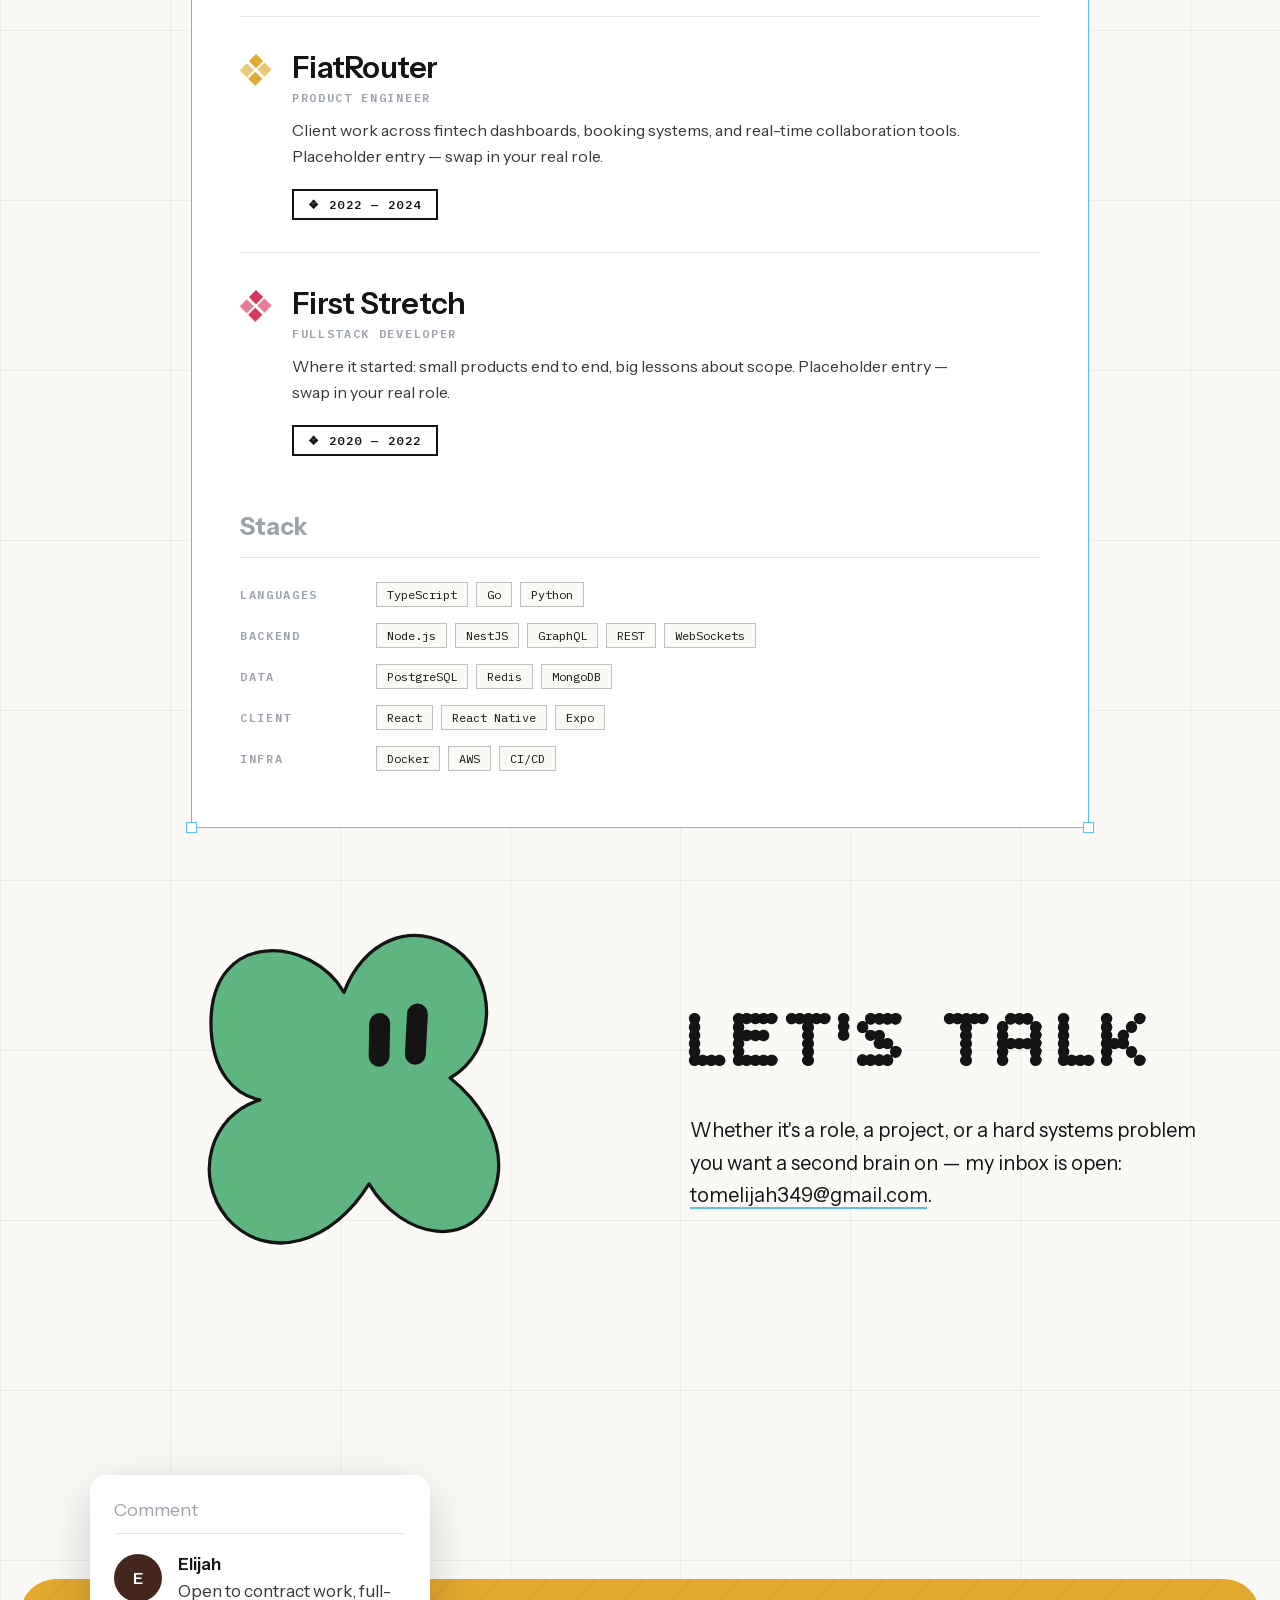
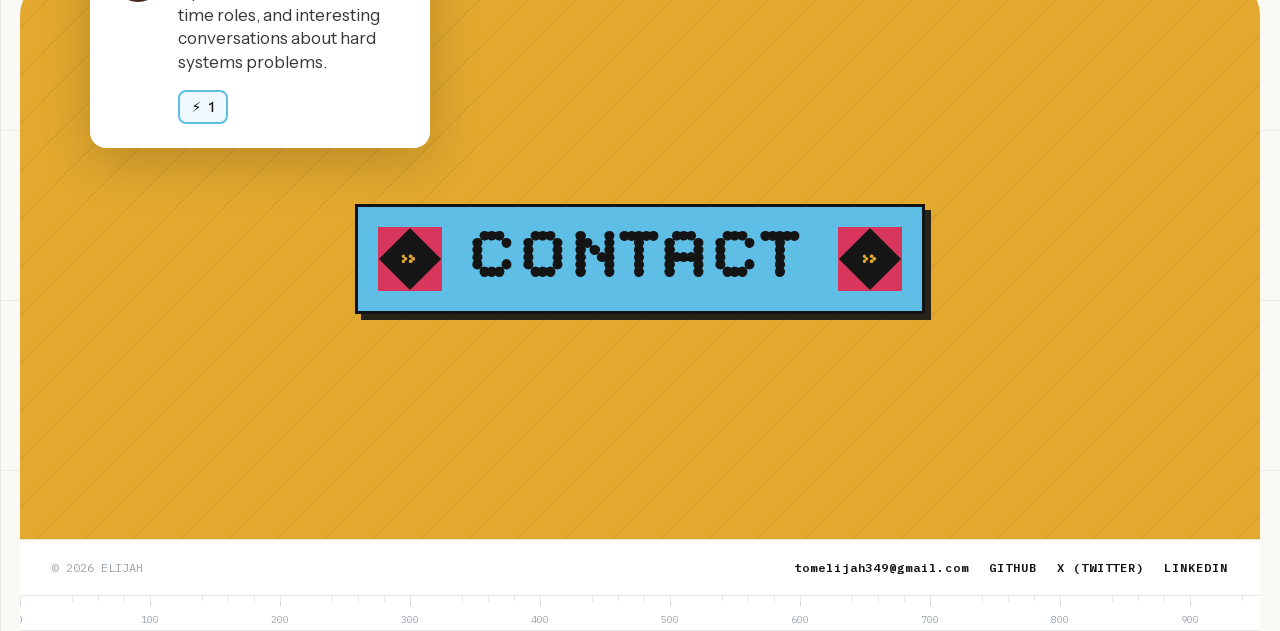
<file: about.html>
<!DOCTYPE html>
<html lang="en">
<head>
  <meta charset="utf-8" />
  <meta name="viewport" content="width=device-width, initial-scale=1" />
  <title>About · Elijah — Fullstack Engineer</title>
  <meta name="description" content="Who I am, how I work, and the road so far." />
  <link rel="icon" href="favicon.svg" type="image/svg+xml" />
  <link rel="stylesheet" href="css/fonts.css" />
  <link rel="stylesheet" href="css/styles.css" />
</head>
<body>

  <!-- copy-on-select pill -->
  <div class="copy-pill" role="button" tabindex="-1" aria-label="Copy selected text">
    <svg viewBox="0 0 24 24" fill="none" stroke="currentColor" stroke-width="2" aria-hidden="true">
      <rect x="9" y="9" width="11" height="11" rx="2"/>
      <path d="M5 15V5a2 2 0 0 1 2-2h10"/>
    </svg>
    <span class="copy-label">Copy</span>
  </div>

  <!-- "YOU" cursor tag -->
  <div class="you-tag" aria-hidden="true">
    <span class="you-dot"></span>
    <span class="you-label">YOU</span>
  </div>

  <!-- ================= header ================= -->
  <header class="site-header">
    <div class="header-bar">
      <a class="logo" href="index.html" aria-label="Home">
        <svg viewBox="0 0 32 32" fill="none" aria-hidden="true">
          <rect x="2"  y="2"  width="12" height="6" fill="var(--ink)"/>
          <rect x="8"  y="13" width="12" height="6" fill="var(--c-pink)"/>
          <rect x="2"  y="24" width="12" height="6" fill="var(--ink)"/>
          <rect x="18" y="2"  width="12" height="6" fill="var(--c-blue)"/>
          <rect x="24" y="13" width="6"  height="6" fill="var(--ink)"/>
          <rect x="18" y="24" width="12" height="6" fill="var(--c-yellow)"/>
        </svg>
      </a>

      <nav class="main-nav" aria-label="Primary">
        <a class="nav-link" href="index.html" data-spy-link="home">
          <span><svg viewBox="0 0 24 24" fill="none" stroke="currentColor" stroke-width="2.4" aria-hidden="true"><path d="M3 11 12 3l9 8"/><path d="M5 10v10h14V10"/></svg></span>
          HOME
        </a>
        <a class="nav-link is-active" href="about.html" data-spy-link="about">
          <span><svg viewBox="0 0 24 24" fill="none" stroke="currentColor" stroke-width="2.4" aria-hidden="true"><circle cx="12" cy="8" r="4"/><path d="M4 21c0-4 3.6-6.5 8-6.5s8 2.5 8 6.5"/></svg></span>
          ABOUT
        </a>
        <a class="nav-link" href="work.html" data-spy-link="work">
          <span><svg viewBox="0 0 24 24" fill="none" stroke="currentColor" stroke-width="2.4" aria-hidden="true"><rect x="3" y="7" width="18" height="13" rx="1"/><path d="M9 7V5a1 1 0 0 1 1-1h4a1 1 0 0 1 1 1v2"/></svg></span>
          WORK
        </a>
      </nav>

      <div class="header-right">
        <span class="chip-wrap">
          <a class="chip" href="mailto:tomelijah349@gmail.com">EM</a>
          <span class="chip-tip">TOMELIJAH349@GMAIL.COM</span>
        </span>
        <span class="chip-wrap">
          <a class="chip" href="https://github.com/Elydeboss" target="_blank" rel="noopener">GH</a>
          <span class="chip-tip">GITHUB.COM/ELYDEBOSS</span>
        </span>
        <span class="chip-wrap">
          <a class="chip" href="https://www.linkedin.com/in/elijah" target="_blank" rel="noopener">LI</a>
          <span class="chip-tip">IN/ELIJAH</span>
        </span>
        <a class="contact-btn" href="index.html#contact" data-spy-link="contact">
          <svg viewBox="0 0 24 24" fill="none" stroke="currentColor" stroke-width="2.4" aria-hidden="true"><path d="m3 11 18-8-8 18-2.5-7.5L3 11Z"/></svg>
          CONTACT
        </a>
      </div>

      <button class="menu-btn" type="button" aria-label="Toggle menu">
        <span class="menu-label">MENU</span>
        <svg viewBox="0 0 24 24" fill="none" stroke="currentColor" stroke-width="2.4" aria-hidden="true"><path d="M4 7h16M4 12h16M4 17h16"/></svg>
      </button>
    </div>

    <div class="mobile-menu">
      <nav aria-label="Mobile">
        <a href="index.html" data-spy-link="home">
          <span class="w-5"><svg viewBox="0 0 24 24" fill="none" stroke="currentColor" stroke-width="2.4" aria-hidden="true"><path d="M3 11 12 3l9 8"/><path d="M5 10v10h14V10"/></svg></span>
          HOME
        </a>
        <a class="is-active" href="about.html" data-spy-link="about">
          <span class="w-5"><svg viewBox="0 0 24 24" fill="none" stroke="currentColor" stroke-width="2.4" aria-hidden="true"><circle cx="12" cy="8" r="4"/><path d="M4 21c0-4 3.6-6.5 8-6.5s8 2.5 8 6.5"/></svg></span>
          ABOUT
        </a>
        <a href="work.html" data-spy-link="work">
          <span class="w-5"><svg viewBox="0 0 24 24" fill="none" stroke="currentColor" stroke-width="2.4" aria-hidden="true"><rect x="3" y="7" width="18" height="13" rx="1"/><path d="M9 7V5a1 1 0 0 1 1-1h4a1 1 0 0 1 1 1v2"/></svg></span>
          WORK
        </a>
      </nav>
      <div class="mm-social">
        <a class="chip" href="mailto:tomelijah349@gmail.com">EM</a>
        <a class="chip" href="https://github.com/Elydeboss" target="_blank" rel="noopener">GH</a>
        <a class="chip" href="https://www.linkedin.com/in/elijah" target="_blank" rel="noopener">LI</a>
      </div>
    </div>
  </header>

  <div class="page">

    <!-- top scroll ruler -->
    <div class="ruler is-sticky" aria-hidden="true">
      <div class="ruler-track"></div>
    </div>

    <main>
      <div class="page-head">
        <h1 class="page-title reveal">ABOUT</h1>
      </div>

      <!-- ══════════════════ MAIN BIO ══════════════════ -->
      <section class="page-section" style="padding: 0 20px;">
        <div style="margin: 0 auto; max-width: 56rem;">
          <span class="label-chip" style="background: var(--c-yellow); color: var(--ink);">MAIN BIO</span>
          <div class="label-card" style="box-shadow: 0 0 0 1px var(--c-yellow);">
            <div class="card-body">
              <h2 class="bio-heading">
                I'm Elijah<span class="photo-chip" data-slot="about-1a" data-label="tiny inline portrait (any square photo)" data-placeholder="true"><!-- 📷 IMAGE SLOT: inline photo chip — swap src, drop data-placeholder --><img src="assets/photo-chip.svg" alt="" data-placeholder="true" /></span>,
                a fullstack engineer who gets a kick out of<svg class="squiggle" viewBox="0 0 72 16" aria-hidden="true"><path d="M2 11c8-7 14 3 22-2s14-6 22 0 16 5 24-3"/></svg>messy systems
                and the moment they finally click.
              </h2>

              <div class="bio-copy">
                <p>
                  Most of my work sits behind products people rely on daily — checkout flows, booking engines,
                  dashboards that update in real time. I care about the boring parts: retries, idempotency, logs
                  you can actually read. That's usually where "it just works" comes from.
                </p>
                <p>
                  I've shipped solo and inside teams, with clean specs and with requirements that changed
                  mid-sprint. Both taught me the same lesson: make the system easy to change, because it will be.
                </p>
              </div>

              <div class="note-stack">
                <div class="note-card">
                  These days I'm building at Morlabs — payments infrastructure and internal tooling,
                  with a focus on making edge cases boring instead of scary.
                </div>
                <div class="note-card tilted">
                  Off the keyboard: long walks, strategy games, and poking at why some outages make the news
                  and most don't.
                </div>
              </div>

              <div style="display: flex; flex-direction: column; gap: 40px; margin-top: 40px;">
                <!-- polaroid -->
                <div class="polaroid-wrap">
                  <div class="polaroid-tag">
                    <svg style="width: 40px; height: 28px; margin-bottom: -4px;" viewBox="0 0 40 28" aria-hidden="true"><path d="M36 4C26 6 14 10 8 22" stroke="var(--ink)" stroke-width="2.5" fill="none" stroke-linecap="round"/><path d="M4 26l8-1-4-6z" fill="var(--ink)"/></svg>
                    <span style="border: 2px solid var(--ink); border-radius: 999px; border-top-left-radius: 0; padding: 6px 16px; font-family: var(--font-mono); font-size: 12px; font-weight: 600; letter-spacing: 0.12em; background: var(--c-yellow);">THAT'S ME</span>
                  </div>
                  <!-- ═══════════ 📷 IMAGE SLOT about-1 ═══════════
                       WHAT: a portrait photo of you (square works best)
                       HOW:  drop it in assets/ (e.g. assets/me.jpg), then:
                             src="assets/me.jpg" and DELETE both
                             data-placeholder="true" attributes here
                       SIZE: square, ~600×600px or larger -->
                  <figure class="polaroid" data-slot="about-1" data-label="polaroid portrait (square, ~600×600+)" data-placeholder="true">
                    <div class="p-frame">
                      <img src="assets/polaroid-placeholder.svg" alt="Portrait placeholder" data-placeholder="true" />
                    </div>
                    <figcaption class="p-caption">it's me!</figcaption>
                  </figure>
                </div>
              </div>
            </div>
            <span class="handle tl" style="background:#fff;border:1.5px solid var(--c-yellow)" aria-hidden="true"></span>
            <span class="handle tr" style="background:#fff;border:1.5px solid var(--c-yellow)" aria-hidden="true"></span>
            <span class="handle bl" style="background:#fff;border:1.5px solid var(--c-yellow)" aria-hidden="true"></span>
            <span class="handle br" style="background:#fff;border:1.5px solid var(--c-yellow)" aria-hidden="true"></span>
          </div>
        </div>
      </section>

      <!-- ══════════════════ HOW I WORK ══════════════════ -->
      <section class="page-section" style="padding: 96px 20px 0;">
        <div style="margin: 0 auto; max-width: 56rem;">
          <span class="label-chip" style="background: var(--c-pink); color: #fff;">HOW I WORK</span>
          <div class="label-card" style="box-shadow: 0 0 0 1px var(--c-pink);">
            <div class="card-body">
              <div class="principles">
                <div class="principle left reveal">
                  <div class="principle-card" style="background: #b5ddf0;">
                    <h3>Understand before you build</h3>
                    <p>I'd rather spend a day asking obvious questions than a month building the wrong thing. Most "hard" problems turn out to be unclear problems.</p>
                  </div>
                  <div class="principle-note" aria-hidden="true">
                    <svg viewBox="0 0 46 30"><path d="M42 4C32 7 16 12 8 24"/><path class="head" d="M4 28l9-1-5-7z"/></svg>
                    <span>ask twice, build once.</span>
                  </div>
                </div>

                <div class="principle right reveal">
                  <div class="principle-card" style="background: var(--c-cream);">
                    <h3>Design for the bad day</h3>
                    <p>Networks partition, providers rate-limit, deployments roll back at 5pm. I build for those days on purpose, so they're unremarkable when they come.</p>
                  </div>
                  <div class="principle-note" aria-hidden="true">
                    <svg viewBox="0 0 46 30"><path d="M4 4c10 3 26 8 34 20"/><path class="head" d="M42 28l-9-1 5-7z"/></svg>
                    <span>fail loudly, recover calmly.</span>
                  </div>
                </div>

                <div class="principle left reveal">
                  <div class="principle-card" style="background: var(--c-mint);">
                    <h3>Small pieces, clear seams</h3>
                    <p>Services, modules, migrations — I like boundaries you can point at. When something breaks, the seam tells you where to look.</p>
                  </div>
                  <div class="principle-note" aria-hidden="true">
                    <svg viewBox="0 0 46 30"><path d="M42 4C32 7 16 12 8 24"/><path class="head" d="M4 28l9-1-5-7z"/></svg>
                    <span>boring architecture, exciting product.</span>
                  </div>
                </div>

                <div class="principle right reveal">
                  <div class="principle-card" style="background: #f2bfcd;">
                    <h3>Leave it documented</h3>
                    <p>The best compliment a codebase can get is a new teammate shipping on day one. Runbooks, ADRs, and honest commit messages are part of the feature.</p>
                  </div>
                  <div class="principle-note" aria-hidden="true">
                    <svg viewBox="0 0 46 30"><path d="M4 4c10 3 26 8 34 20"/><path class="head" d="M42 28l-9-1 5-7z"/></svg>
                    <span>write it like they'll need it at 3am.</span>
                  </div>
                </div>
              </div>
            </div>
            <span class="handle tl" style="background:#fff;border:1.5px solid var(--c-pink)" aria-hidden="true"></span>
            <span class="handle tr" style="background:#fff;border:1.5px solid var(--c-pink)" aria-hidden="true"></span>
            <span class="handle bl" style="background:#fff;border:1.5px solid var(--c-pink)" aria-hidden="true"></span>
            <span class="handle br" style="background:#fff;border:1.5px solid var(--c-pink)" aria-hidden="true"></span>
          </div>
        </div>
      </section>

      <!-- ══════════════════ TIMELINE + STACK ══════════════════ -->
      <section class="page-section" style="padding: 96px 20px 0;">
        <div style="margin: 0 auto; max-width: 56rem;">
          <span class="label-chip" style="background: var(--c-blue); color: var(--ink);">DIVE INTO MY RECORD</span>
          <div class="label-card" style="background: #fff; box-shadow: 0 0 0 1px var(--c-blue);">
            <div class="card-body">
              <h2 class="record-heading">Timeline</h2>
              <hr class="record-rule" />

              <div class="timeline-entry reveal">
                <span class="diamond-mark" style="color: var(--c-blue);" aria-hidden="true">
                  <i style="background: var(--c-blue);"></i><i class="dim" style="background: var(--c-blue);"></i><i class="dim" style="background: var(--c-blue);"></i><i style="background: var(--c-blue);"></i>
                </span>
                <div>
                  <h3>Morlabs</h3>
                  <p class="role">BACKEND ENGINEER</p>
                  <p class="desc">Payments infrastructure and internal tooling: ledgering services, payout pipelines, and the dashboards that watch them. Placeholder entry — swap in your real role.</p>
                  <span class="when" style="background: var(--c-blue);">⚡ 2024 — NOW</span>
                </div>
              </div>

              <div class="timeline-entry reveal">
                <span class="diamond-mark" aria-hidden="true">
                  <i style="background: var(--c-yellow);"></i><i class="dim" style="background: var(--c-yellow);"></i><i class="dim" style="background: var(--c-yellow);"></i><i style="background: var(--c-yellow);"></i>
                </span>
                <div>
                  <h3>FiatRouter</h3>
                  <p class="role">PRODUCT ENGINEER</p>
                  <p class="desc">Client work across fintech dashboards, booking systems, and real-time collaboration tools. Placeholder entry — swap in your real role.</p>
                  <span class="when" style="background: #fff;">❖ 2022 — 2024</span>
                </div>
              </div>

              <div class="timeline-entry reveal">
                <span class="diamond-mark" aria-hidden="true">
                  <i style="background: var(--c-pink);"></i><i class="dim" style="background: var(--c-pink);"></i><i class="dim" style="background: var(--c-pink);"></i><i style="background: var(--c-pink);"></i>
                </span>
                <div>
                  <h3>First Stretch</h3>
                  <p class="role">FULLSTACK DEVELOPER</p>
                  <p class="desc">Where it started: small products end to end, big lessons about scope. Placeholder entry — swap in your real role.</p>
                  <span class="when" style="background: #fff;">❖ 2020 — 2022</span>
                </div>
              </div>

              <h2 class="record-heading" style="margin-top: 24px;">Stack</h2>
              <hr class="record-rule" />
              <dl class="stack-list">
                <div class="stack-row">
                  <dt>LANGUAGES</dt>
                  <dd><span>TypeScript</span><span>Go</span><span>Python</span></dd>
                </div>
                <div class="stack-row">
                  <dt>BACKEND</dt>
                  <dd><span>Node.js</span><span>NestJS</span><span>GraphQL</span><span>REST</span><span>WebSockets</span></dd>
                </div>
                <div class="stack-row">
                  <dt>DATA</dt>
                  <dd><span>PostgreSQL</span><span>Redis</span><span>MongoDB</span></dd>
                </div>
                <div class="stack-row">
                  <dt>CLIENT</dt>
                  <dd><span>React</span><span>React Native</span><span>Expo</span></dd>
                </div>
                <div class="stack-row">
                  <dt>INFRA</dt>
                  <dd><span>Docker</span><span>AWS</span><span>CI/CD</span></dd>
                </div>
              </dl>
            </div>
            <span class="handle tl" style="background:#fff;border:1.5px solid var(--c-blue)" aria-hidden="true"></span>
            <span class="handle tr" style="background:#fff;border:1.5px solid var(--c-blue)" aria-hidden="true"></span>
            <span class="handle bl" style="background:#fff;border:1.5px solid var(--c-blue)" aria-hidden="true"></span>
            <span class="handle br" style="background:#fff;border:1.5px solid var(--c-blue)" aria-hidden="true"></span>
          </div>
        </div>
      </section>

      <!-- ══════════════════ CONTACT ══════════════════ -->
      <section style="padding: 32px 20px 112px;">
        <div style="margin: 0 auto; max-width: 72rem; display: grid; align-items: center; gap: 48px;" class="contact-grid">
          <div class="contact-sticker-outer reveal">
            <div class="contact-sticker pixel-zone">
              <div class="sticker-tilt">
                <svg viewBox="0 0 300 300" fill="none" aria-hidden="true" class="sticker-svg"><path data-hide-cursor="true" d="M148 73C128 34 62 26 58 88c-2 34 14 50 30 54-33 8-48 48-26 78 26 32 70 20 96-18 20 38 68 50 84 8 12-32-10-62-26-76 32-16 36-64 8-86-28-22-62-8-76 25z" fill="var(--c-green)" stroke="var(--ink)" stroke-width="2.2" stroke-linejoin="round"></path><g data-hide-cursor="true" style="transition:transform 0.25s ease-out"><rect x="163" y="88" width="14" height="36" rx="7" fill="var(--ink)" transform="rotate(4 170 106)"></rect><rect x="188" y="83" width="14" height="41" rx="7" fill="var(--ink)" transform="rotate(6 195 103)"></rect></g></svg>
              </div>
              <div class="pz-dark" aria-hidden="true">
                <div class="sticker-tilt">
                  <svg viewBox="0 0 300 300" fill="none" aria-hidden="true" class="sticker-svg"><path data-hide-cursor="true" d="M148 73C128 34 62 26 58 88c-2 34 14 50 30 54-33 8-48 48-26 78 26 32 70 20 96-18 20 38 68 50 84 8 12-32-10-62-26-76 32-16 36-64 8-86-28-22-62-8-76 25z" fill="#a94e7e" stroke="#f5f2ea" stroke-width="2.2" stroke-linejoin="round"></path><g data-hide-cursor="true" style="transition:transform 0.25s ease-out"><rect x="163" y="88" width="14" height="36" rx="7" fill="#f0ece3" transform="rotate(4 170 106)"></rect><rect x="188" y="83" width="14" height="41" rx="7" fill="#f0ece3" transform="rotate(6 195 103)"></rect></g></svg>
                </div>
              </div>
              <div class="pz-pixels" aria-hidden="true">
                <span></span><span></span><span></span><span></span>
              </div>
            </div>
          </div>

          <div class="contact-copy reveal">
            <h2>LET'S&nbsp;TALK</h2>
            <p>
              Whether it's a role, a project, or a hard systems problem you want a second brain on —
              my inbox is open: <a href="mailto:tomelijah349@gmail.com">tomelijah349@gmail.com</a>.
            </p>
          </div>
        </div>
      </section>
    </main>

    <!-- ================= footer ================= -->
    <footer class="site-footer">
      <div class="comment-card reveal">
        <p class="cc-label">Comment</p>
        <hr />
        <div class="cc-row">
          <span class="cc-avatar" aria-hidden="true">E</span>
          <div>
            <p class="cc-name">Elijah</p>
            <p class="cc-text">Open to contract work, full-time roles, and interesting conversations about hard systems problems.</p>
            <span class="cc-badge"><span aria-hidden="true">⚡</span> 1</span>
          </div>
        </div>
      </div>

      <div class="big-plate">
        <svg class="plate-grid" aria-hidden="true" preserveAspectRatio="none">
          <defs>
            <pattern id="plate-lines-about" width="48" height="48" patternUnits="userSpaceOnUse">
              <path d="M0 48L48 0" fill="none" stroke="rgba(20,20,20,0.12)" stroke-width="1"/>
              <path d="M-12 12L12 -12" fill="none" stroke="rgba(20,20,20,0.12)" stroke-width="1"/>
              <path d="M36 60L60 36" fill="none" stroke="rgba(20,20,20,0.12)" stroke-width="1"/>
            </pattern>
          </defs>
          <rect width="100%" height="100%" fill="url(#plate-lines-about)"/>
        </svg>
        <div class="plate-inner">
          <a class="contact-plate" href="mailto:tomelijah349@gmail.com">
            <span class="corner" aria-hidden="true">
              <span style="top:0;left:0"></span><span style="top:0;right:0"></span>
              <span style="bottom:0;left:0"></span><span style="bottom:0;right:0"></span>
            </span>
            <span class="plate-tile" aria-hidden="true">
              <span class="roller"></span>
              <span class="diamond"></span>
              <span class="glyph">»</span>
            </span>
            <span class="plate-text">CONTACT</span>
            <span class="plate-tile" aria-hidden="true">
              <span class="roller"></span>
              <span class="diamond"></span>
              <span class="glyph">»</span>
            </span>
          </a>
        </div>
      </div>

      <div class="footer-bar">
        <p class="copyright">© <span class="year">2026</span> ELIJAH</p>
        <div class="footer-links">
          <a href="mailto:tomelijah349@gmail.com">tomelijah349@gmail.com</a>
          <a href="https://github.com/Elydeboss" target="_blank" rel="noopener">GITHUB</a>
          <a href="https://x.com/Ely_deBoss" target="_blank" rel="noopener">X (TWITTER)</a>
          <a href="https://www.linkedin.com/in/elijah" target="_blank" rel="noopener">LINKEDIN</a>
        </div>
      </div>

      <div class="ruler is-bottom" aria-hidden="true">
        <div class="ruler-track"></div>
      </div>
    </footer>

  </div><!-- /.page -->

  <script src="js/main.js"></script>
  <script>document.querySelectorAll(".year").forEach(function (el) { el.textContent = new Date().getFullYear(); });</script>
</body>
</html>
</file>
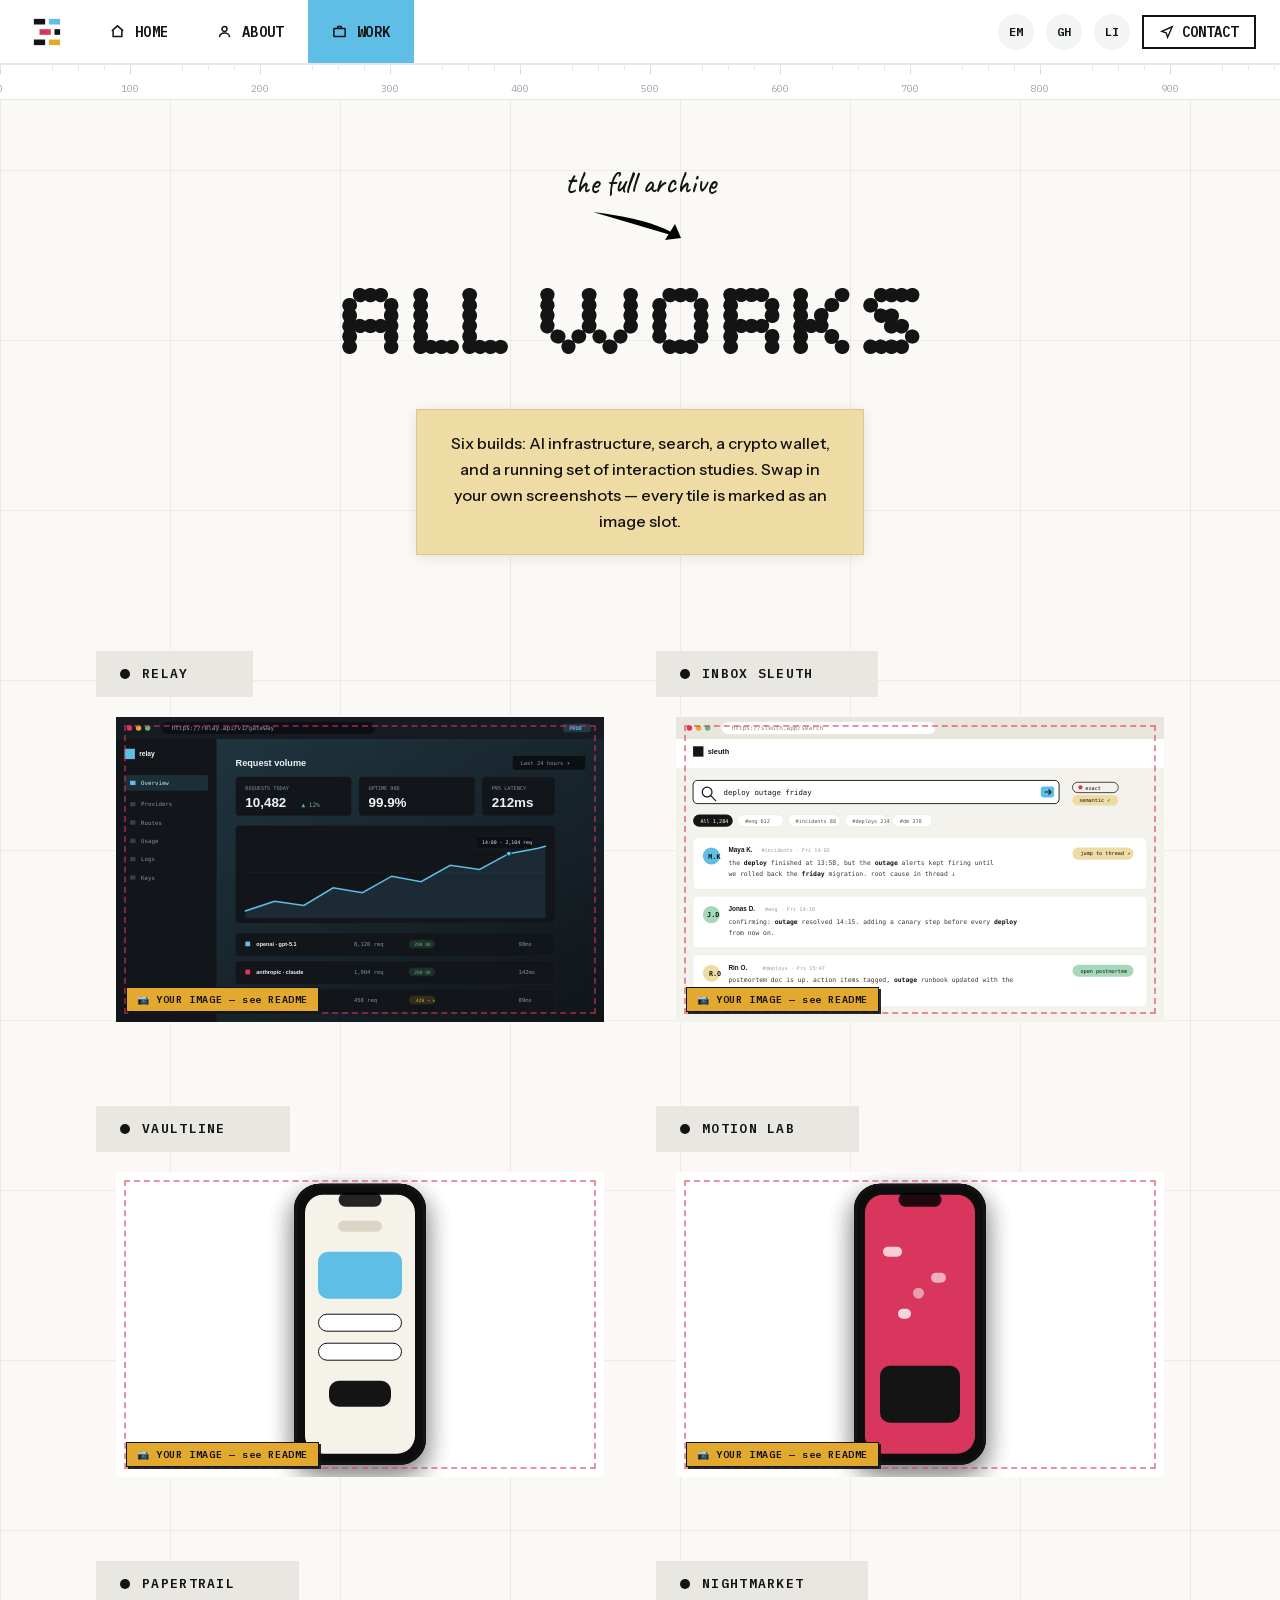
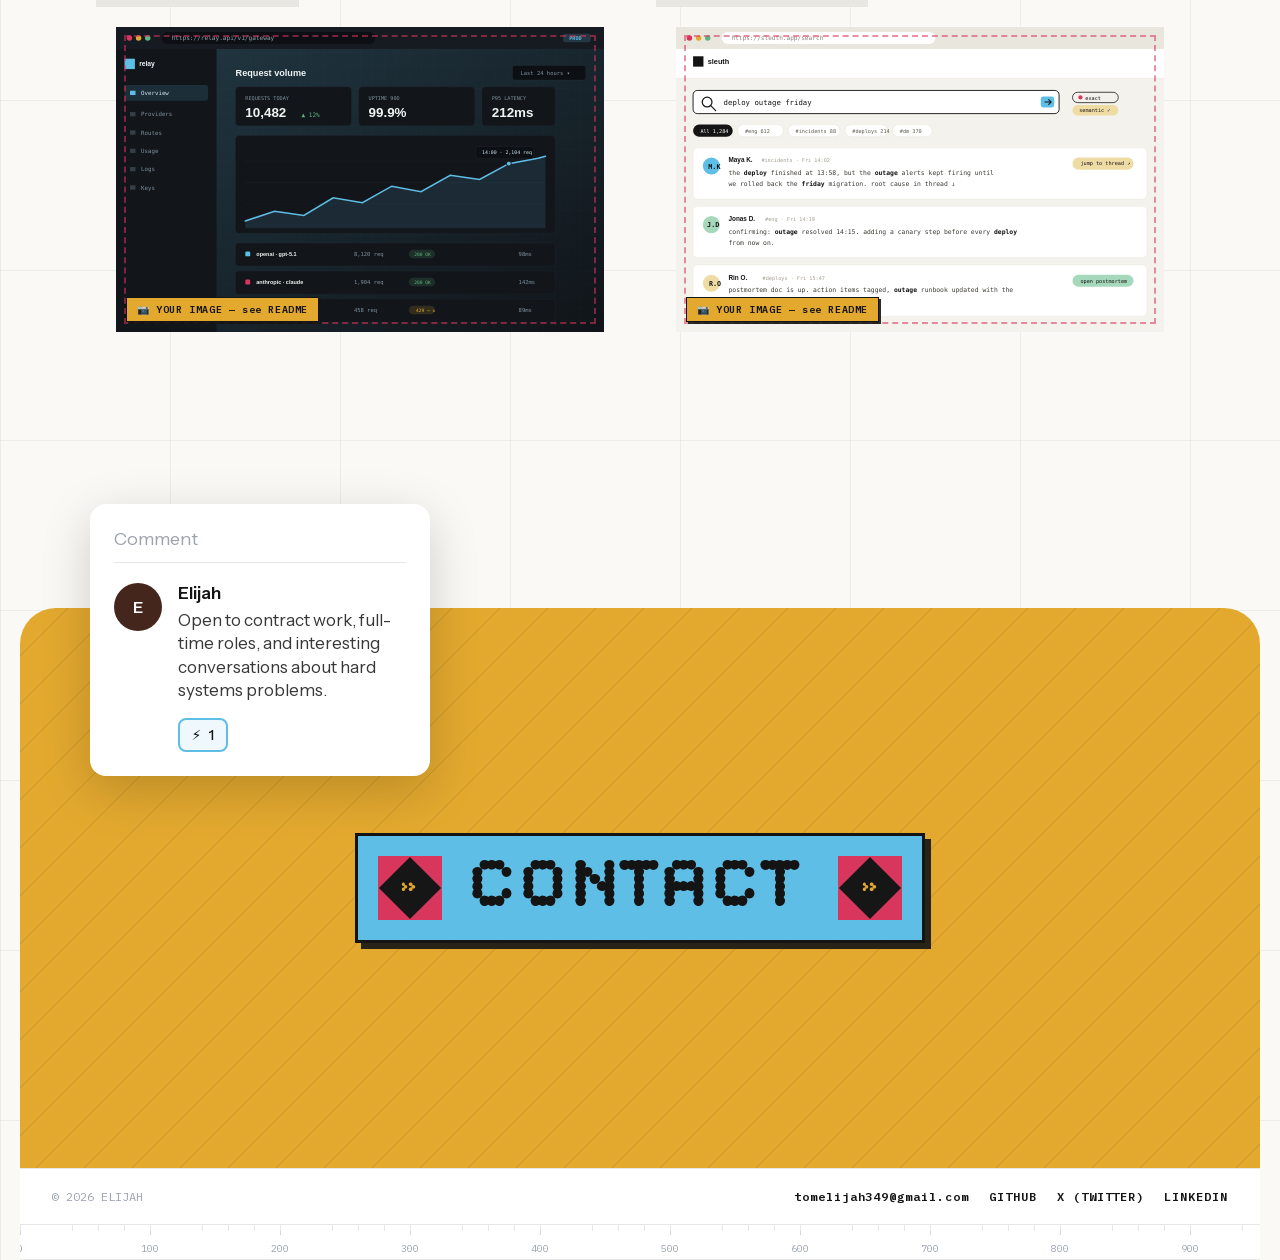
<file: work.html>
<!DOCTYPE html>
<html lang="en">
<head>
  <meta charset="utf-8" />
  <meta name="viewport" content="width=device-width, initial-scale=1" />
  <title>Work · Elijah — Fullstack Engineer</title>
  <meta name="description" content="Every build, one wall: AI infrastructure, search, wallets, and mobile experiments." />
  <link rel="icon" href="favicon.svg" type="image/svg+xml" />
  <link rel="stylesheet" href="css/fonts.css" />
  <link rel="stylesheet" href="css/styles.css" />
  <style>
    /* work-page tile layout tweaks that don't belong to the shared sheet */
    .work-tab .dot { background: currentColor; }
  </style>
</head>
<body>

  <!-- copy-on-select pill -->
  <div class="copy-pill" role="button" tabindex="-1" aria-label="Copy selected text">
    <svg viewBox="0 0 24 24" fill="none" stroke="currentColor" stroke-width="2" aria-hidden="true">
      <rect x="9" y="9" width="11" height="11" rx="2"/>
      <path d="M5 15V5a2 2 0 0 1 2-2h10"/>
    </svg>
    <span class="copy-label">Copy</span>
  </div>

  <!-- "YOU" cursor tag -->
  <div class="you-tag" aria-hidden="true">
    <span class="you-dot"></span>
    <span class="you-label">YOU</span>
  </div>

  <!-- ================= header ================= -->
  <header class="site-header">
    <div class="header-bar">
      <a class="logo" href="index.html" aria-label="Home">
        <svg viewBox="0 0 32 32" fill="none" aria-hidden="true">
          <rect x="2"  y="2"  width="12" height="6" fill="var(--ink)"/>
          <rect x="8"  y="13" width="12" height="6" fill="var(--c-pink)"/>
          <rect x="2"  y="24" width="12" height="6" fill="var(--ink)"/>
          <rect x="18" y="2"  width="12" height="6" fill="var(--c-blue)"/>
          <rect x="24" y="13" width="6"  height="6" fill="var(--ink)"/>
          <rect x="18" y="24" width="12" height="6" fill="var(--c-yellow)"/>
        </svg>
      </a>

      <nav class="main-nav" aria-label="Primary">
        <a class="nav-link" href="index.html" data-spy-link="home">
          <span><svg viewBox="0 0 24 24" fill="none" stroke="currentColor" stroke-width="2.4" aria-hidden="true"><path d="M3 11 12 3l9 8"/><path d="M5 10v10h14V10"/></svg></span>
          HOME
        </a>
        <a class="nav-link" href="about.html" data-spy-link="about">
          <span><svg viewBox="0 0 24 24" fill="none" stroke="currentColor" stroke-width="2.4" aria-hidden="true"><circle cx="12" cy="8" r="4"/><path d="M4 21c0-4 3.6-6.5 8-6.5s8 2.5 8 6.5"/></svg></span>
          ABOUT
        </a>
        <a class="nav-link is-active" href="work.html" data-spy-link="work">
          <span><svg viewBox="0 0 24 24" fill="none" stroke="currentColor" stroke-width="2.4" aria-hidden="true"><rect x="3" y="7" width="18" height="13" rx="1"/><path d="M9 7V5a1 1 0 0 1 1-1h4a1 1 0 0 1 1 1v2"/></svg></span>
          WORK
        </a>
      </nav>

      <div class="header-right">
        <span class="chip-wrap">
          <a class="chip" href="mailto:tomelijah349@gmail.com">EM</a>
          <span class="chip-tip">TOMELIJAH349@GMAIL.COM</span>
        </span>
        <span class="chip-wrap">
          <a class="chip" href="https://github.com/Elydeboss" target="_blank" rel="noopener">GH</a>
          <span class="chip-tip">GITHUB.COM/ELYDEBOSS</span>
        </span>
        <span class="chip-wrap">
          <a class="chip" href="https://www.linkedin.com/in/elijah" target="_blank" rel="noopener">LI</a>
          <span class="chip-tip">IN/ELIJAH</span>
        </span>
        <a class="contact-btn" href="index.html#contact" data-spy-link="contact">
          <svg viewBox="0 0 24 24" fill="none" stroke="currentColor" stroke-width="2.4" aria-hidden="true"><path d="m3 11 18-8-8 18-2.5-7.5L3 11Z"/></svg>
          CONTACT
        </a>
      </div>

      <button class="menu-btn" type="button" aria-label="Toggle menu">
        <span class="menu-label">MENU</span>
        <svg viewBox="0 0 24 24" fill="none" stroke="currentColor" stroke-width="2.4" aria-hidden="true"><path d="M4 7h16M4 12h16M4 17h16"/></svg>
      </button>
    </div>

    <div class="mobile-menu">
      <nav aria-label="Mobile">
        <a href="index.html" data-spy-link="home">
          <span class="w-5"><svg viewBox="0 0 24 24" fill="none" stroke="currentColor" stroke-width="2.4" aria-hidden="true"><path d="M3 11 12 3l9 8"/><path d="M5 10v10h14V10"/></svg></span>
          HOME
        </a>
        <a href="about.html" data-spy-link="about">
          <span class="w-5"><svg viewBox="0 0 24 24" fill="none" stroke="currentColor" stroke-width="2.4" aria-hidden="true"><circle cx="12" cy="8" r="4"/><path d="M4 21c0-4 3.6-6.5 8-6.5s8 2.5 8 6.5"/></svg></span>
          ABOUT
        </a>
        <a class="is-active" href="work.html" data-spy-link="work">
          <span class="w-5"><svg viewBox="0 0 24 24" fill="none" stroke="currentColor" stroke-width="2.4" aria-hidden="true"><rect x="3" y="7" width="18" height="13" rx="1"/><path d="M9 7V5a1 1 0 0 1 1-1h4a1 1 0 0 1 1 1v2"/></svg></span>
          WORK
        </a>
      </nav>
      <div class="mm-social">
        <a class="chip" href="mailto:tomelijah349@gmail.com">EM</a>
        <a class="chip" href="https://github.com/Elydeboss" target="_blank" rel="noopener">GH</a>
        <a class="chip" href="https://www.linkedin.com/in/elijah" target="_blank" rel="noopener">LI</a>
      </div>
    </div>
  </header>

  <div class="page">

    <!-- top scroll ruler -->
    <div class="ruler is-sticky" aria-hidden="true">
      <div class="ruler-track"></div>
    </div>

    <main style="padding-bottom: 112px;">
      <!-- hero -->
      <section class="works-hero">
        <p class="hand-heading reveal">the full archive</p>
        <svg style="width:110px;height:40px;margin-top:4px;" viewBox="0 0 110 40" aria-hidden="true"><path d="M8 6c30 4 66 10 88 26"/><path d="M80 34l16-2-6-14"/></svg>
        <h1 class="works-title reveal">ALL&nbsp;WORKS</h1>
        <p class="work-note reveal">
          Six builds: AI infrastructure, search, a crypto wallet, and a running set of interaction studies.
          Swap in your own screenshots — every tile is marked as an image slot.
        </p>
      </section>

      <!-- gallery grid -->
      <div class="works-grid">

        <!-- ═══════════ 📷 IMAGE SLOT work-1 · Relay ═══════════
             WHAT: a screenshot or (ideally) a short screen-recording of this project
             HOW:  drop the file in assets/, then set src="assets/your-file.png"
                   and DELETE data-placeholder="true" from the figure + img
             SIZE: landscape 16:10, ~1200×750px or larger. A <video> works too —
                   keep the same classes as the <img>. -->
        <a class="work-tile" href="#" id="p1" data-hide-cursor>
          <span class="work-tab"><span class="dot" aria-hidden="true"></span>RELAY</span>
          <div class="work-frame-pad">
            <figure class="work-frame media-slot" data-slot="work-1" data-label="Relay — dashboard screenshot or recording (16:10, 1200×750+)" data-placeholder="true">
              <img src="assets/proj-relay.svg" alt="Relay dashboard placeholder" data-placeholder="true" />
            </figure>
          </div>
          <span class="see-circle" aria-hidden="true">See</span>
        </a>

        <!-- ═══════════ 📷 IMAGE SLOT work-2 · Inbox Sleuth ═══════════ -->
        <a class="work-tile" href="#" id="p2" data-hide-cursor>
          <span class="work-tab"><span class="dot" aria-hidden="true"></span>INBOX SLEUTH</span>
          <div class="work-frame-pad">
            <figure class="work-frame media-slot" data-slot="work-2" data-label="Inbox Sleuth — search UI screenshot or recording (16:10)" data-placeholder="true">
              <img src="assets/proj-sleuth.svg" alt="Inbox Sleuth search placeholder" data-placeholder="true" />
            </figure>
          </div>
          <span class="see-circle" aria-hidden="true">See</span>
        </a>

        <!-- ═══════════ 📷 IMAGE SLOT work-3 · Vaultline ═══════════
             PHONE PROJECT: replace the whole .phone-stage div with three
             portrait screenshots if you have them (aspect ~406:863), or keep
             the CSS phones and just delete data-placeholder below. -->
        <a class="work-tile" href="#" id="p3" data-hide-cursor>
          <span class="work-tab"><span class="dot" aria-hidden="true"></span>VAULTLINE</span>
          <div class="work-frame-pad">
            <div class="work-frame media-slot phones" data-slot="work-3" data-label="Vaultline — 3 phone screenshots (portrait ~406×863) or keep CSS phones" data-placeholder="true">
              <div class="phone-stage" aria-hidden="true">
                <div class="phone"><span class="notch"></span>
                  <div class="screen" style="background:#f5f2ea">
                    <span class="ui-bar" style="top:9%;left:12%;right:12%;height:4%;background:#d9d4c5"></span>
                    <span class="ui-card" style="top:18%;left:10%;right:10%;height:22%;background:#e3a92f"></span>
                    <span class="ui-card" style="top:44%;left:10%;width:36%;height:14%;background:#fff;border:1.5px solid #141414"></span>
                    <span class="ui-card" style="top:44%;right:10%;width:36%;height:14%;background:#fff;border:1.5px solid #141414"></span>
                    <span class="ui-card" style="top:62%;left:10%;right:10%;height:8%;background:#a6d9bb"></span>
                    <span class="ui-card" style="top:74%;left:10%;right:10%;height:8%;background:#a6d9bb"></span>
                  </div>
                </div>
                <div class="phone"><span class="notch"></span>
                  <div class="screen" style="background:#141414">
                    <span class="ui-bar" style="top:9%;left:14%;right:14%;height:4%;background:#333"></span>
                    <span class="ui-card" style="top:17%;left:10%;width:38%;height:20%;background:#5fbee6"></span>
                    <span class="ui-card" style="top:17%;right:10%;width:38%;height:20%;background:#d8365d"></span>
                    <span class="ui-card" style="top:40%;left:10%;width:38%;height:20%;background:#efdca4"></span>
                    <span class="ui-card" style="top:40%;right:10%;width:38%;height:20%;background:#5fb57f"></span>
                    <span class="ui-card" style="top:64%;left:10%;width:38%;height:20%;background:#a6d9bb"></span>
                    <span class="ui-card" style="top:64%;right:10%;width:38%;height:20%;background:#f5f2ea"></span>
                  </div>
                </div>
                <div class="phone"><span class="notch"></span>
                  <div class="screen" style="background:#f5f2ea">
                    <span class="ui-bar" style="top:10%;left:30%;right:30%;height:4%;background:#d9d4c5"></span>
                    <span class="ui-card" style="top:22%;left:12%;right:12%;height:18%;background:#5fbee6"></span>
                    <span class="ui-card" style="top:46%;left:12%;right:12%;height:7%;background:#fff;border:1.5px solid #141414"></span>
                    <span class="ui-card" style="top:57%;left:12%;right:12%;height:7%;background:#fff;border:1.5px solid #141414"></span>
                    <span class="ui-card" style="top:72%;left:22%;right:22%;height:10%;background:#141414"></span>
                  </div>
                </div>
              </div>
            </div>
          </div>
          <span class="see-circle" aria-hidden="true">See</span>
        </a>

        <!-- ═══════════ 📷 IMAGE SLOT work-4 · Motion Lab ═══════════
             PHONE PROJECT: same options as Vaultline above. Ideal content:
             screen-recordings of your interactions. -->
        <a class="work-tile" href="#" id="p4" data-hide-cursor>
          <span class="work-tab"><span class="dot" aria-hidden="true"></span>MOTION LAB</span>
          <div class="work-frame-pad">
            <div class="work-frame media-slot phones" data-slot="work-4" data-label="Motion Lab — 3 phone recordings/screenshots (portrait) or keep CSS phones" data-placeholder="true">
              <div class="phone-stage" aria-hidden="true">
                <div class="phone"><span class="notch"></span>
                  <div class="screen" style="background:#141414">
                    <span class="ui-card" style="top:14%;left:12%;right:12%;height:30%;background:#a6d9bb"></span>
                    <span class="ui-card" style="top:48%;left:12%;right:12%;height:30%;background:#333"></span>
                    <span class="ui-pill" style="bottom:8%;left:50%;width:26%;height:5%;transform:translateX(-50%);background:#a6d9bb"></span>
                  </div>
                </div>
                <div class="phone"><span class="notch"></span>
                  <div class="screen" style="background:#f5f2ea">
                    <span class="ui-bar" style="top:10%;left:12%;right:12%;height:4%;background:#d9d4c5"></span>
                    <span class="ui-card" style="top:20%;left:12%;right:12%;height:34%;background:#5fbee6"></span>
                    <span class="ui-card" style="top:60%;left:12%;right:30%;height:6%;background:#141414"></span>
                    <span class="ui-card" style="top:70%;left:12%;right:45%;height:6%;background:#d9d4c5"></span>
                    <span class="ui-card" style="top:80%;left:12%;right:38%;height:6%;background:#d9d4c5"></span>
                  </div>
                </div>
                <div class="phone"><span class="notch"></span>
                  <div class="screen" style="background:#d8365d">
                    <span class="ui-pill" style="top:20%;left:16%;width:18%;height:4%;background:rgba(255,255,255,.75)"></span>
                    <span class="ui-pill" style="top:30%;left:60%;width:14%;height:4%;background:rgba(255,255,255,.6)"></span>
                    <span class="ui-pill" style="top:44%;left:30%;width:12%;height:4%;background:rgba(255,255,255,.8)"></span>
                    <span class="ui-pill" style="top:36%;left:44%;width:10%;height:4%;background:rgba(255,255,255,.5)"></span>
                    <span class="ui-card" style="bottom:12%;left:14%;right:14%;height:22%;background:#141414"></span>
                  </div>
                </div>
              </div>
            </div>
          </div>
          <span class="see-circle" aria-hidden="true">See</span>
        </a>

        <!-- ═══════════ 📷 IMAGE SLOT work-5 · Papertrail ═══════════ -->
        <a class="work-tile" href="#" id="p5" data-hide-cursor>
          <span class="work-tab"><span class="dot" aria-hidden="true"></span>PAPERTRAIL</span>
          <div class="work-frame-pad">
            <figure class="work-frame media-slot" data-slot="work-5" data-label="Papertrail — analytics dashboard screenshot (16:10)" data-placeholder="true">
              <img src="assets/proj-relay.svg" alt="Papertrail placeholder" data-placeholder="true" />
            </figure>
          </div>
          <span class="see-circle" aria-hidden="true">See</span>
        </a>

        <!-- ═══════════ 📷 IMAGE SLOT work-6 · Nightmarket ═══════════ -->
        <a class="work-tile" href="#" id="p6" data-hide-cursor>
          <span class="work-tab"><span class="dot" aria-hidden="true"></span>NIGHTMARKET</span>
          <div class="work-frame-pad">
            <figure class="work-frame media-slot" data-slot="work-6" data-label="Nightmarket — storefront screenshot (16:10)" data-placeholder="true">
              <img src="assets/proj-sleuth.svg" alt="Nightmarket placeholder" data-placeholder="true" />
            </figure>
          </div>
          <span class="see-circle" aria-hidden="true">See</span>
        </a>

      </div>
    </main>

    <!-- ================= footer ================= -->
    <footer class="site-footer">
      <div class="comment-card reveal">
        <p class="cc-label">Comment</p>
        <hr />
        <div class="cc-row">
          <span class="cc-avatar" aria-hidden="true">E</span>
          <div>
            <p class="cc-name">Elijah</p>
            <p class="cc-text">Open to contract work, full-time roles, and interesting conversations about hard systems problems.</p>
            <span class="cc-badge"><span aria-hidden="true">⚡</span> 1</span>
          </div>
        </div>
      </div>

      <div class="big-plate">
        <svg class="plate-grid" aria-hidden="true" preserveAspectRatio="none">
          <defs>
            <pattern id="plate-lines-work" width="48" height="48" patternUnits="userSpaceOnUse">
              <path d="M0 48L48 0" fill="none" stroke="rgba(20,20,20,0.12)" stroke-width="1"/>
              <path d="M-12 12L12 -12" fill="none" stroke="rgba(20,20,20,0.12)" stroke-width="1"/>
              <path d="M36 60L60 36" fill="none" stroke="rgba(20,20,20,0.12)" stroke-width="1"/>
            </pattern>
          </defs>
          <rect width="100%" height="100%" fill="url(#plate-lines-work)"/>
        </svg>
        <div class="plate-inner">
          <a class="contact-plate" href="mailto:tomelijah349@gmail.com">
            <span class="corner" aria-hidden="true">
              <span style="top:0;left:0"></span><span style="top:0;right:0"></span>
              <span style="bottom:0;left:0"></span><span style="bottom:0;right:0"></span>
            </span>
            <span class="plate-tile" aria-hidden="true">
              <span class="roller"></span>
              <span class="diamond"></span>
              <span class="glyph">»</span>
            </span>
            <span class="plate-text">CONTACT</span>
            <span class="plate-tile" aria-hidden="true">
              <span class="roller"></span>
              <span class="diamond"></span>
              <span class="glyph">»</span>
            </span>
          </a>
        </div>
      </div>

      <div class="footer-bar">
        <p class="copyright">© <span class="year">2026</span> ELIJAH</p>
        <div class="footer-links">
          <a href="mailto:tomelijah349@gmail.com">tomelijah349@gmail.com</a>
          <a href="https://github.com/Elydeboss" target="_blank" rel="noopener">GITHUB</a>
          <a href="https://x.com/Ely_deBoss" target="_blank" rel="noopener">X (TWITTER)</a>
          <a href="https://www.linkedin.com/in/elijah" target="_blank" rel="noopener">LINKEDIN</a>
        </div>
      </div>

      <div class="ruler is-bottom" aria-hidden="true">
        <div class="ruler-track"></div>
      </div>
    </footer>

  </div><!-- /.page -->

  <script src="js/main.js"></script>
  <script>document.querySelectorAll(".year").forEach(function (el) { el.textContent = new Date().getFullYear(); });</script>
</body>
</html>
</file>
<file: css/fonts.css>
/* Self-hosted fonts (all SIL OFL licensed) — same files/subsets the
   reference site serves, so rendering is identical. Latin subsets only. */

@font-face {
  font-family: "Instrument Sans";
  font-style: normal;
  font-weight: 400 700;
  font-stretch: 100%;
  font-display: swap;
  src: url(../assets/fonts/instrument-sans-var.woff2) format("woff2");
  unicode-range: U+0000-00FF, U+0131, U+0152-0153, U+02BB-02BC, U+02C6, U+02DA, U+02DC, U+0304, U+0308, U+0329, U+2000-206F, U+20AC, U+2122, U+2191, U+2193, U+2212, U+2215, U+FEFF, U+FFFD;
}
@font-face {
  font-family: "IBM Plex Mono";
  font-style: normal;
  font-weight: 400;
  font-display: swap;
  src: url(../assets/fonts/ibm-plex-mono-400.woff2) format("woff2");
  unicode-range: U+0000-00FF, U+0131, U+0152-0153, U+02BB-02BC, U+02C6, U+02DA, U+02DC, U+0304, U+0308, U+0329, U+2000-206F, U+20AC, U+2122, U+2191, U+2193, U+2212, U+2215, U+FEFF, U+FFFD;
}
@font-face {
  font-family: "IBM Plex Mono";
  font-style: normal;
  font-weight: 500;
  font-display: swap;
  src: url(../assets/fonts/ibm-plex-mono-500.woff2) format("woff2");
  unicode-range: U+0000-00FF, U+0131, U+0152-0153, U+02BB-02BC, U+02C6, U+02DA, U+02DC, U+0304, U+0308, U+0329, U+2000-206F, U+20AC, U+2122, U+2191, U+2193, U+2212, U+2215, U+FEFF, U+FFFD;
}
@font-face {
  font-family: "IBM Plex Mono";
  font-style: normal;
  font-weight: 600;
  font-display: swap;
  src: url(../assets/fonts/ibm-plex-mono-600.woff2) format("woff2");
  unicode-range: U+0000-00FF, U+0131, U+0152-0153, U+02BB-02BC, U+02C6, U+02DA, U+02DC, U+0304, U+0308, U+0329, U+2000-206F, U+20AC, U+2122, U+2191, U+2193, U+2212, U+2215, U+FEFF, U+FFFD;
}
@font-face {
  font-family: "Bitcount Prop Single";
  font-style: normal;
  font-weight: 600;
  font-display: swap;
  src: url(../assets/fonts/bitcount-600.woff2) format("woff2");
  unicode-range: U+0000-00FF, U+0131, U+0152-0153, U+02BB-02BC, U+02C6, U+02DA, U+02DC, U+0304, U+0308, U+0329, U+2000-206F, U+20AC, U+2122, U+2191, U+2193, U+2212, U+2215, U+FEFF, U+FFFD;
}
@font-face {
  font-family: "Caveat";
  font-style: normal;
  font-weight: 500;
  font-display: swap;
  src: url(../assets/fonts/caveat-500.woff2) format("woff2");
  unicode-range: U+0000-00FF, U+0131, U+0152-0153, U+02BB-02BC, U+02C6, U+02DA, U+02DC, U+0304, U+0308, U+0329, U+2000-206F, U+20AC, U+2122, U+2191, U+2193, U+2212, U+2215, U+FEFF, U+FFFD;
}
</file>
<file: css/styles.css>
/* ============================================================
   dev-portfolio — brutalist sketchbook design system
   canvas: warm paper + faint grid · ink: near-black
   accents: blue / yellow / pink / green / mint / cream
   fonts: Instrument Sans (body) · IBM Plex Mono (mono)
          Bitcount Prop Single (pixel) · Caveat (hand)
   ============================================================ */

:root {
  --canvas: #faf9f5;
  --canvas-line: rgba(20, 20, 20, 0.055);
  --ink: #141414;
  --ink-85: rgba(20, 20, 20, 0.85);
  --ink-10: rgba(20, 20, 20, 0.1);
  --dark: #0d0d0d;
  --paper: #f5f2ea;

  --c-blue: #5fbee6;
  --c-yellow: #e3a92f;
  --c-pink: #d8365d;
  --c-green: #5fb57f;
  --c-mint: #a6d9bb;
  --c-cream: #efdca4;
  --c-brown: #45261c;

  --font-body: "Instrument Sans", system-ui, -apple-system, sans-serif;
  --font-mono: "IBM Plex Mono", ui-monospace, SFMono-Regular, monospace;
  --font-pixel: "Bitcount Prop Single", "Courier New", monospace;
  --font-hand: "Caveat", "Comic Sans MS", cursive;

  --header-h: 64px;
  --ruler-h: 36px;
  --shadow-card: 0 2px 12px rgba(0, 0, 0, 0.1);
}

/* ---------- reset ---------- */
*, *::before, *::after { box-sizing: border-box; margin: 0; padding: 0; }
html { scroll-behavior: smooth; }
body {
  font-family: var(--font-body);
  background-color: var(--canvas);
  background-image:
    linear-gradient(var(--canvas-line) 1px, transparent 1px),
    linear-gradient(90deg, var(--canvas-line) 1px, transparent 1px);
  background-size: 170px 170px;
  color: var(--ink);
  min-height: 100vh;
  -webkit-font-smoothing: antialiased;
  overflow-x: hidden;
}
img, svg { display: block; max-width: 100%; }
a { color: inherit; text-decoration: none; }
button { font: inherit; background: none; border: 0; cursor: pointer; color: inherit; }

.font-mono { font-family: var(--font-mono); }
.font-pixel { font-family: var(--font-pixel), monospace; }
.font-hand { font-family: var(--font-hand), cursive; }

::selection { background: var(--c-blue); color: var(--ink); }

/* ============================================================
   copy-on-select pill
   ============================================================ */
.copy-pill {
  position: absolute; top: 0; left: 0; z-index: 9998;
  display: flex; align-items: center; gap: 6px;
  padding: 6px 12px; border-radius: 999px;
  background: #18181b; color: #e4e4e7;
  border: 1px solid #3f3f46;
  font-family: var(--font-mono); font-size: 12px; font-weight: 500;
  box-shadow: 0 10px 24px rgba(0, 0, 0, 0.25);
  cursor: pointer; user-select: none;
  opacity: 0; pointer-events: none;
  transform: translateY(4px) scale(0.95);
  transition: opacity 0.15s ease, transform 0.15s ease;
}
.copy-pill.show { opacity: 1; pointer-events: auto; transform: translateY(0) scale(1); }
.copy-pill svg { width: 14px; height: 14px; }

/* ============================================================
   header
   ============================================================ */
.site-header {
  position: fixed; inset-inline: 0; top: 0; z-index: 100;
}
.header-bar {
  display: flex; align-items: stretch; height: var(--header-h);
  background: #fff; border-bottom: 1px solid var(--ink-10);
  padding-left: 20px; padding-right: 16px;
}
@media (min-width: 640px) { .header-bar { padding-left: 32px; padding-right: 24px; } }

.logo { display: flex; align-items: center; padding-right: 24px; }
.logo svg { height: 30px; width: auto; }

.main-nav { display: none; align-items: stretch; }
.nav-link {
  display: flex; align-items: center; gap: 10px;
  padding: 0 24px;
  font-family: var(--font-mono); font-size: 14px; font-weight: 600;
  letter-spacing: 0.03em; color: var(--ink);
  transition: background-color 0.15s ease;
}
.nav-link svg { width: 15px; height: 15px; flex: none; }
.nav-link:hover { background: var(--c-cream); }
.nav-link.is-active { background: var(--c-blue); }

.header-right { display: none; align-items: center; gap: 12px; margin-left: auto; }
@media (min-width: 768px) {
  .main-nav { display: flex; }
  .header-right { display: flex; }
  .menu-btn { display: none !important; }
}

.chip-wrap { position: relative; display: flex; }
.chip {
  display: flex; align-items: center; justify-content: center;
  height: 36px; width: 36px; border-radius: 999px;
  background: #f3f4f6;
  font-family: var(--font-mono); font-size: 12px; font-weight: 600; color: var(--ink);
  transition: background-color 0.15s ease;
}
.chip-wrap:hover .chip { background: var(--c-blue); }
.chip-tip {
  position: absolute; right: 0; top: 100%; margin-top: 16px;
  padding: 14px 20px; white-space: nowrap;
  background: var(--c-blue); color: var(--ink);
  font-family: var(--font-mono); font-size: 14px; font-weight: 600; letter-spacing: 0.03em;
  opacity: 0; pointer-events: none;
  transform: translateY(-4px);
  transition: opacity 0.18s ease, transform 0.18s ease;
  z-index: 110;
}
.chip-tip::after {
  content: ""; position: absolute; top: -4px; right: 14px;
  width: 8px; height: 8px; background: var(--c-blue); transform: rotate(45deg);
}
.chip-wrap:hover .chip-tip { opacity: 1; transform: translateY(0); }

.contact-btn {
  display: flex; align-items: center; gap: 8px;
  border: 2px solid var(--ink); padding: 6px 16px;
  font-family: var(--font-mono); font-size: 14px; font-weight: 600; color: var(--ink);
  transition: background-color 0.15s ease, color 0.15s ease;
}
.contact-btn svg { width: 14px; height: 14px; }
.contact-btn:hover, .contact-btn.is-active { background: var(--ink); color: #fff; }

.menu-btn {
  display: flex; align-items: center; gap: 10px; align-self: center; margin-left: auto;
  border: 2px solid var(--ink); background: #fff; padding: 6px 14px;
  font-family: var(--font-mono); font-size: 14px; font-weight: 600; color: var(--ink);
  transition: background-color 0.15s ease;
}
.menu-btn:hover { background: var(--c-cream); }
.menu-btn svg { width: 16px; height: 16px; }

/* mobile dropdown */
.mobile-menu {
  overflow: hidden; max-height: 0; background: #fff;
  border-bottom: 1px solid var(--ink-10);
  transition: max-height 0.3s ease;
}
.mobile-menu.open { max-height: 420px; border-bottom-width: 1px; }
.mobile-menu nav a {
  display: flex; align-items: center; gap: 16px; padding: 16px 20px;
  font-family: var(--font-mono); font-size: 14px; font-weight: 600;
  letter-spacing: 0.03em; color: var(--ink);
  transition: background-color 0.15s ease;
}
.mobile-menu nav a svg { width: 15px; height: 15px; }
.mobile-menu nav a.is-active { background: var(--c-blue); }
.mobile-menu nav a:hover { background: var(--c-cream); }
.mobile-menu .mm-social { display: flex; align-items: center; justify-content: flex-end; gap: 12px; padding: 16px 20px; }

/* ============================================================
   scroll ruler (top + bottom)
   ============================================================ */
.page { padding-top: var(--header-h); }
.ruler {
  position: relative; height: var(--ruler-h);
  overflow: hidden; user-select: none;
  background: #fff; border-bottom: 1px solid var(--ink-10);
}
.ruler.is-sticky { position: sticky; top: var(--header-h); z-index: 90; }
.ruler.is-bottom { border-bottom: 1px solid var(--ink-10); border-top: 1px solid var(--ink-10); }
.ruler-track { display: flex; height: 100%; will-change: transform; width: max-content; }
.ruler-block { position: relative; height: 100%; width: 130px; flex: none; }
.ruler-block .num {
  position: absolute; left: 0; bottom: 4px; transform: translateX(-50%);
  font-family: var(--font-mono); font-size: 10px; font-variant-numeric: tabular-nums;
  color: #9ca3af;
}
.ruler-block .tick-major { position: absolute; left: 0; top: 0; height: 10px; width: 1px; background: #d1d5dc; }
.ruler-block .tick-minor { position: absolute; top: 0; height: 6px; width: 1px; background: #e5e7eb; }
.ruler-block .tick-minor:nth-of-type(2) { left: 26px; }
.ruler-block .tick-minor:nth-of-type(3) { left: 52px; }
.ruler-block .tick-minor:nth-of-type(4) { left: 78px; }
.ruler-block .tick-minor:nth-of-type(5) { left: 104px; }

/* ============================================================
   shared: corner handles + pixel-eraser zones
   ============================================================ */
.handle { position: absolute; z-index: 10; display: block; width: 11px; height: 11px; }
.handle.tl { top: -6px; left: -6px; }
.handle.tr { top: -6px; right: -6px; }
.handle.bl { bottom: -6px; left: -6px; }
.handle.br { bottom: -6px; right: -6px; }

.pixel-zone { position: relative; }
.pixel-zone .pz-dark {
  position: absolute; inset: 0; z-index: 10; pointer-events: none;
  background: var(--dark); opacity: 0; transition: opacity 0.2s ease;
}
.pixel-zone .pz-dark .handle { width: 11px; height: 11px; }
.pixel-zone .pz-pixels { position: absolute; left: 0; top: 0; z-index: 12; pointer-events: none; opacity: 0; transition: opacity 0.2s ease; }
.pixel-zone .pz-pixels span { position: absolute; left: 0; top: 0; display: block; width: 18px; height: 18px; background: var(--dark); will-change: transform; }
.pixel-zone.active .pz-dark, .pixel-zone.active .pz-pixels { opacity: 1; }

/* ============================================================
   hero
   ============================================================ */
.hero { position: relative; overflow: hidden; padding: 32px 20px 80px; }
@media (min-width: 640px) { .hero { padding: 32px 32px 80px; } }

.hero-inner { position: relative; margin: 64px auto 0; max-width: 56rem; display: flex; flex-direction: column; align-items: center; }
@media (min-width: 640px) { .hero-inner { margin-top: 80px; } }

.hero-hand { font-family: var(--font-hand), cursive; font-size: 26px; color: var(--ink); }
@media (min-width: 640px) { .hero-hand { font-size: 30px; } }
.hero-hand svg { margin-top: -2px; width: 150px; height: 18px; }

.name-wrap { position: relative; margin-top: 24px; }
.sticker {
  position: absolute; z-index: 20; white-space: nowrap;
  border: 1px solid var(--ink-10); padding: 6px 10px;
  font-size: 10px; font-weight: 500; color: var(--ink);
  box-shadow: 2px 3px 8px rgba(0, 0, 0, 0.12);
}
.sticker.sticker-left { top: -32px; left: 0; transform: translateX(-6%) rotate(-6deg); background: var(--c-mint); }
.sticker.sticker-right { top: -24px; right: 0; transform: translateX(4%) rotate(3deg); background: var(--c-cream); }

.name-box { position: relative; margin: -12px; padding: 12px; overflow: hidden; }
.name-box > .name-inner { position: relative; background: transparent; }
.hero-name {
  white-space: nowrap; padding: 8px 12px;
  font-family: var(--font-pixel), monospace; font-weight: 800;
  font-size: clamp(1.55rem, 5.6vw, 4.6rem); line-height: 1; letter-spacing: -0.025em;
  color: var(--ink);
}
@media (min-width: 640px) { .hero-name { padding: 8px 32px; } }
.name-box .handle { background: #fff; }
.pz-dark .hero-name { color: var(--paper); }

.hero-status {
  margin-top: 28px; display: flex; align-items: center; gap: 10px;
  font-family: var(--font-mono); font-size: 12px; font-weight: 600;
  letter-spacing: 0.18em; color: var(--ink);
}
@media (min-width: 640px) { .hero-status { font-size: 14px; } }
.status-dot { width: 14px; height: 14px; border-radius: 999px; background: var(--c-blue); animation: status-pulse 1.8s ease-in-out infinite; }

/* floating pills */
.pill { display: inline-flex; flex-direction: column; will-change: transform; }
.pill .pill-arrow { margin-bottom: -6px; width: 22px; height: 22px; }
.pill-label {
  border: 2px solid var(--ink); border-radius: 999px; padding: 6px 16px;
  font-family: var(--font-mono); font-size: 12px; font-weight: 600; letter-spacing: 0.12em;
  box-shadow: 3px 3px 0 rgba(20, 20, 20, 0.9); background: var(--canvas);
}
.pill-a { animation: pill-drift-a 9s ease-in-out infinite; }
.pill-b { animation: pill-drift-b 7s ease-in-out infinite; }
.pill-slot-mobile { display: flex; }
.pill-slot-mobile .pill-a { align-self: flex-start; margin-top: 24px; }
.pill-slot-mobile .pill-b { align-self: flex-end; margin-top: 48px; }
.pill-slot-desktop { display: none; }
.pill-right { position: absolute; right: 12%; top: 48%; pointer-events: none; will-change: transform; }
.pill-left  { position: absolute; left: 12%; top: 52%; pointer-events: none; will-change: transform; }
.pill-right .pill-arrow { transform: scaleX(-1); align-self: flex-end; }
@media (min-width: 1024px) {
  .pill-slot-mobile { display: none; }
  .pill-slot-desktop { display: block; }
}

/* headline */
.hero-blurb { margin: 64px auto 0; max-width: 42rem; text-align: center; }
@media (min-width: 640px) { .hero-blurb { margin-top: 80px; } }
.hero-blurb p { font-size: 30px; font-weight: 600; line-height: 1.375; letter-spacing: -0.025em; color: var(--ink); }
@media (min-width: 640px) { .hero-blurb p { font-size: 36px; } }
.dots-svg { display: inline-block; vertical-align: -4px; width: 34px; height: 34px; margin: 0 4px; }
.gears-svg { display: inline-block; vertical-align: -3px; width: 30px; height: 30px; margin-left: 4px; animation: roll-360-alt 6s ease-in-out infinite alternate; transform-origin: 50% 50%; }
.keep-together { white-space: nowrap; }

/* contact button */
.cta-btn {
  position: relative; display: inline-flex; align-items: center; gap: 12px; margin-top: 40px;
  background: var(--ink); color: #fff; padding: 10px 28px 10px 10px;
  font-family: var(--font-mono); font-size: 14px; font-weight: 600; letter-spacing: 0.14em;
  transition: background-color 0.2s ease, color 0.2s ease;
}
.cta-btn .corner { position: absolute; pointer-events: none; opacity: 0; transition: opacity 0.2s ease; }
.cta-btn .corner span { position: absolute; display: block; width: 12px; height: 12px; border: 2px solid var(--ink); background: #fff; }
.cta-btn:hover { background: #fff; color: var(--ink); }
.cta-btn:hover > .corner { opacity: 1; }
.cta-btn .hl { padding: 0 4px; transition: background-color 0.2s ease; }
.cta-btn:hover .hl { background: rgba(95, 190, 230, 0.55); }

/* arrow-through icon (pink tile + blue circle) */
.cta-tile {
  display: flex; align-items: center; justify-content: center;
  height: 40px; width: 40px; flex: none; background: var(--c-pink);
}
.cta-circle {
  display: flex; height: 36px; width: 36px; overflow: hidden; border-radius: 999px;
  background: var(--c-blue); color: var(--ink);
}
.cta-track { display: flex; height: 100%; width: max-content; animation: arrow-through 1.1s linear infinite paused; }
.cta-btn:hover .cta-track { animation-play-state: running; }
.cta-track span { display: flex; height: 36px; width: 36px; flex: none; align-items: center; justify-content: center; }
.cta-track svg { width: 21px; height: 21px; }

/* ============================================================
   section heading bits
   ============================================================ */
.hand-heading { font-family: var(--font-hand), cursive; font-size: 26px; color: var(--ink); }
@media (min-width: 640px) { .hand-heading { font-size: 30px; } }

.badge-what {
  position: relative; border: 1px solid var(--ink); padding: 8px 24px;
}
.badge-what .handle { width: 10px; height: 10px; background: #fff; border: 1.5px solid var(--ink); }
.badge-what span.text { font-size: 20px; color: var(--ink); }
@media (min-width: 640px) { .badge-what span.text { font-size: 24px; } }

/* ============================================================
   about
   ============================================================ */
.about { position: relative; overflow: hidden; padding: 24px 20px 96px; }
@media (min-width: 640px) { .about { padding: 24px 32px 96px; } }
.about-divider { margin: 0 -20px; width: calc(100% + 40px); height: auto; }
@media (min-width: 640px) { .about-divider { margin: 0 -32px; width: calc(100% + 64px); } }
.about-divider path { stroke: var(--ink); fill: none; }
.about .hand-heading { margin-top: 16px; }
@media (min-width: 640px) { .about .hand-heading { margin-left: 12%; } }

.about-body { margin: 40px auto 0; max-width: 48rem; display: flex; flex-direction: column; align-items: center; }
.about-bio { margin-top: 40px; text-align: center; font-size: 24px; font-weight: 600; line-height: 1.375; letter-spacing: -0.025em; }
@media (min-width: 640px) { .about-bio { font-size: 34px; } }

.about-cards { margin-top: 56px; display: flex; width: 100%; flex-direction: column; align-items: center; gap: 24px; }
@media (min-width: 640px) { .about-cards { flex-direction: row; justify-content: center; } }
.about-card {
  max-width: 24rem; border: 1px solid var(--ink-10); padding: 20px 24px;
  font-size: 14px; font-weight: 500; line-height: 1.625; color: var(--ink);
  box-shadow: var(--shadow-card);
}
.about-card.cream { background: var(--c-cream); transform: rotate(-2deg); }
.about-card.mint { background: var(--c-mint); transform: rotate(2deg); }

.about-skills { margin-top: 64px; display: flex; flex-wrap: wrap; align-items: center; justify-content: center; gap: 16px; }
.skill-row { display: flex; align-items: center; gap: 16px; }
.skill-row .skill-name { padding: 12px 20px; font-size: 20px; font-weight: 600; letter-spacing: -0.025em; }
@media (min-width: 640px) { .skill-row .skill-name { font-size: 24px; } }
.skill-box {
  display: grid; height: 52px; width: 52px; flex: none; padding: 8px;
  grid-template-columns: repeat(2, 1fr); place-items: center;
  border: 2px dashed var(--ink);
}
.skill-box i { display: block; height: 12px; width: 12px; background: var(--ink); transform: rotate(45deg); }

/* ============================================================
   work
   ============================================================ */
.work { padding: 24px 0 112px; }
.work-head { display: flex; flex-direction: column; align-items: center; padding: 0 20px; text-align: center; }
@media (min-width: 640px) { .work-head { padding: 0 32px; } }
.work-arrow-doodle { width: 120px; height: 14px; margin-top: 8px; }
.work-arrow-doodle path { stroke: var(--ink); stroke-width: 2.5; fill: none; stroke-linecap: round; }
.work-title {
  margin-top: 32px; text-align: center;
  font-family: var(--font-pixel), monospace; font-weight: 700;
  font-size: clamp(2.8rem, 8vw, 5.5rem); line-height: 0.95; letter-spacing: -0.025em;
  color: var(--ink);
}
.work-title .row { display: block; }
.work-title .ltr { display: inline-block; opacity: 0; transform: translateY(18px); transition: opacity 0.5s ease, transform 0.5s cubic-bezier(0.2, 0.7, 0.2, 1); transition-delay: calc(var(--i) * 55ms); }
.work-title.in .ltr { opacity: 1; transform: translateY(0); }
.work-note {
  margin-top: 32px; max-width: 28rem; transform: rotate(-1deg);
  border: 1px solid var(--ink-10); background: var(--c-cream); padding: 20px 28px;
  font-size: 14px; font-weight: 500; line-height: 1.625; box-shadow: var(--shadow-card);
}
@media (min-width: 640px) { .work-note { font-size: 16px; } }

/* sticky folder stack */
.folders { margin-top: 80px; }
.folder { position: sticky; top: 176px; }
.folder-tab {
  position: absolute; bottom: 100%; left: 0;
  display: flex; align-items: center; justify-content: center; gap: 10px;
  height: 52px; min-width: 280px; padding: 0 48px; padding-top: 4px;
  font-family: var(--font-mono); font-size: 14px; font-weight: 600; letter-spacing: 0.14em;
  clip-path: polygon(44px 0, calc(100% - 44px) 0, 100% 100%, 0 100%);
}
.folder-tab svg { width: 15px; height: 15px; }
.folder-card {
  display: grid; gap: 40px; padding: 40px 24px;
}
@media (min-width: 768px) {
  .folder-card { grid-template-columns: minmax(0, 0.9fr) minmax(0, 1.1fr); gap: 48px; padding: 48px 56px; }
}
.folder-info { display: flex; flex-direction: column; }
.folder-meta { display: flex; align-items: center; gap: 10px; font-family: var(--font-mono); font-size: 12px; font-weight: 600; letter-spacing: 0.16em; }
.folder-meta .dot { width: 10px; height: 10px; border-radius: 999px; }
.folder-title { margin-top: 20px; font-size: 36px; font-weight: 600; letter-spacing: -0.025em; }
@media (min-width: 640px) { .folder-title { font-size: 48px; } }
.folder-desc { margin-top: 16px; max-width: 28rem; font-size: 16px; line-height: 1.625; }
@media (min-width: 640px) { .folder-desc { font-size: 18px; } }

.text-link {
  position: relative; display: inline-flex; align-items: center; width: fit-content;
  margin-top: 32px; padding-bottom: 4px;
  font-family: var(--font-mono); font-size: 14px; font-weight: 400; letter-spacing: 0.14em;
}
.text-link::before { content: ""; position: absolute; left: 0; bottom: 0; height: 1px; width: 100%; background: currentColor; transform-origin: left; transition: transform 0.3s ease-out; }
.text-link .inner { display: flex; align-items: center; gap: 8px; transition: transform 0.3s ease-out; }
.text-link:hover::before { transform: scaleX(1.06); }
.text-link:hover .inner { transform: translateX(6px); }

.folder-chips { display: none; gap: 12px; margin-top: auto; padding-top: 40px; }
@media (min-width: 768px) { .folder-chips { display: flex; } }
.folder-chip {
  padding: 16px 16px 8px;
  font-family: var(--font-mono); font-size: 12px; font-weight: 600; letter-spacing: 0.12em;
  clip-path: polygon(0 0, 38% 0, 48% 26%, 100% 26%, 100% 100%, 0 100%);
}

.folder-media { position: relative; align-self: center; }
.folder-frame { position: relative; width: 100%; overflow: hidden; aspect-ratio: 16 / 9; }
@media (min-width: 768px) { .folder-frame { aspect-ratio: auto; height: 440px; } }
.folder-frame img { position: absolute; inset: 0; width: 100%; height: 100%; object-fit: cover; object-position: top; }
.frame-badge {
  position: absolute; right: 16px; top: 16px; display: flex; align-items: center; gap: 8px;
  padding: 6px 12px; font-family: var(--font-mono); font-size: 12px; font-weight: 600; letter-spacing: 0.1em;
}
.frame-badge .ext { display: flex; align-items: center; justify-content: center; height: 16px; width: 16px; font-size: 7px; font-weight: 700; }

/* phone trio (mobile projects) */
.folder-frame.phones { aspect-ratio: 4 / 3; }
.phone-stage { position: absolute; inset: 0; }
.phone {
  position: absolute; left: 50%; top: 50%; height: 82%; aspect-ratio: 406 / 863;
  transform: translate(-50%, -50%);
  transition: transform 0.7s ease-out;
  border-radius: 26px; border: 3px solid var(--ink); background: #0d0d0d; padding: 8px;
  box-shadow: 0 10px 26px rgba(0, 0, 0, 0.22);
}
.phone .screen { position: relative; height: 100%; width: 100%; overflow: hidden; border-radius: 18px; }
.phone .notch { position: absolute; left: 50%; top: 6px; transform: translateX(-50%); width: 34%; height: 5%; border-radius: 999px; background: rgba(0,0,0,0.85); z-index: 5; }
.folder:hover .phone:nth-child(1) { transform: translate(-128%, -50%) rotate(-9deg); }
.folder:hover .phone:nth-child(2) { transform: translate(-50%, -50%); }
.folder:hover .phone:nth-child(3) { transform: translate(28%, -50%) rotate(9deg); }

/* generic mini-UI bits inside phone screens */
.ui-bar { position: absolute; left: 8%; right: 8%; height: 5%; border-radius: 999px; }
.ui-pill { position: absolute; border-radius: 8px; }
.ui-card { position: absolute; border-radius: 10px; }

/* all-work link */
.all-work { margin-top: 56px; display: flex; justify-content: center; }
.all-work a { font-family: var(--font-mono); font-size: 14px; letter-spacing: 0.14em; }

/* ============================================================
   contact
   ============================================================ */
.contact { scroll-margin-top: 96px; padding: 32px 20px 112px; }
@media (min-width: 640px) { .contact { padding: 32px 32px 112px; } }
.contact-grid { margin: 0 auto; max-width: 72rem; display: grid; align-items: center; gap: 48px; }
@media (min-width: 768px) { .contact-grid { grid-template-columns: 1.1fr 1fr; } }
.contact-sticker-outer { display: flex; justify-content: center; }
.contact-sticker { position: relative; overflow: hidden; padding: 24px; }
.sticker-tilt { transform: rotate(-3deg); }
.sticker-svg { width: 288px; height: auto; animation: wiggle 5s ease-in-out infinite; transform-origin: 50% 50%; }
@media (min-width: 640px) { .sticker-svg { width: 448px; } }

.contact-copy h2 {
  white-space: nowrap;
  font-family: var(--font-pixel), monospace; font-weight: 700;
  font-size: clamp(2.5rem, 6.5vw, 5.5rem); line-height: 1; letter-spacing: 0.02em;
  color: var(--ink);
}
.contact-copy p { margin-top: 28px; max-width: 32rem; font-size: 18px; line-height: 1.625; }
@media (min-width: 640px) { .contact-copy p { font-size: 20px; } }
.contact-copy p a { border-bottom: 2px solid var(--c-blue); transition: background-color 0.15s ease; }
.contact-copy p a:hover { background: var(--c-blue); }

/* ============================================================
   footer
   ============================================================ */
.site-footer { position: relative; padding: 112px 12px 0; }
@media (min-width: 640px) { .site-footer { padding: 112px 20px 0; } }

.comment-card {
  position: absolute; top: 8px; left: 20px; z-index: 10;
  width: 340px; max-width: 85vw; border-radius: 16px; background: #fff; padding: 24px;
  box-shadow: 0 14px 50px rgba(0, 0, 0, 0.18);
}
@media (min-width: 640px) { .comment-card { left: 7%; } }
.comment-card .cc-label { font-size: 18px; color: #9ca3af; }
.comment-card hr { margin-top: 12px; border: 0; border-top: 1px solid var(--ink-10); }
.comment-card .cc-row { display: flex; gap: 16px; margin-top: 20px; }
.comment-card .cc-avatar {
  display: flex; height: 48px; width: 48px; flex: none; align-items: center; justify-content: center;
  border-radius: 999px; background: var(--c-brown); color: #fff;
  font-size: 16px; font-weight: 600;
}
.comment-card .cc-name { font-size: 17px; font-weight: 600; color: var(--ink); }
.comment-card .cc-text { margin-top: 6px; font-size: 17px; line-height: 1.375; color: var(--ink-85); }
.comment-card .cc-badge {
  display: inline-flex; align-items: center; gap: 8px; margin-top: 16px;
  border-radius: 8px; border: 2px solid var(--c-blue); background: rgba(95, 190, 230, 0.1);
  padding: 6px 12px; font-size: 14px; font-weight: 500;
}

.big-plate {
  position: relative; overflow: hidden;
  border-radius: 36px 36px 0 0; background: var(--c-yellow);
}
.big-plate > svg.plate-grid { position: absolute; inset: 0; width: 100%; height: 100%; }
.plate-inner {
  position: relative; display: flex; min-height: 420px; align-items: center; justify-content: center;
  padding: 96px 24px;
}
@media (min-width: 640px) { .plate-inner { min-height: 560px; } }

.contact-plate {
  position: relative; display: flex; align-items: center; gap: 20px;
  border: 3px solid var(--ink); background: var(--c-blue); padding: 16px 20px;
  box-shadow: 6px 6px 0 rgba(20, 20, 20, 0.9);
}
.contact-plate .corner { position: absolute; inset: -16px; pointer-events: none; opacity: 0; transition: opacity 0.2s ease; }
.contact-plate .corner span { position: absolute; display: block; width: 16px; height: 16px; border: 2px solid #161616; background: #fff; }
.contact-plate:hover > .corner { opacity: 1; }
.plate-tile {
  position: relative; display: none; align-items: center; justify-content: center;
  height: 64px; width: 64px; flex: none; background: var(--c-pink); transition: background-color 0.2s ease;
}
@media (min-width: 640px) { .plate-tile { display: flex; } }
.contact-plate:hover .plate-tile { background: #161616; }
.plate-tile .roller { position: absolute; inset: 6px; background: var(--c-pink); opacity: 0; transition: opacity 0.2s ease; }
.contact-plate:hover .plate-tile .roller { opacity: 1; animation: roll360 2.6s linear infinite; }
.plate-tile .diamond { position: absolute; inset: 10px; transform: rotate(45deg); background: #161616; }
.plate-tile .glyph { position: relative; font-family: var(--font-pixel), monospace; font-size: 24px; font-weight: 700; color: var(--c-yellow); }
.contact-plate:hover .plate-tile .glyph { animation: roll360 3.4s linear infinite reverse; }
.plate-text {
  padding: 0 12px;
  font-family: var(--font-pixel), monospace; font-weight: 700;
  font-size: clamp(2.1rem, 6vw, 4.5rem); line-height: 1; letter-spacing: 0.02em; color: var(--ink);
  transition: background-color 0.2s ease, color 0.2s ease;
}
.contact-plate:hover .plate-text { background: rgba(95, 190, 230, 0.35); color: #161616; }

.footer-bar {
  display: flex; flex-wrap: wrap; align-items: center; justify-content: space-between; gap: 16px;
  border-top: 1px solid var(--ink-10); background: #fff; padding: 20px 20px;
}
@media (min-width: 640px) { .footer-bar { padding: 20px 32px; } }
.footer-bar .copyright { font-family: var(--font-mono); font-size: 12px; color: #9ca3af; }
.footer-links { display: flex; flex-wrap: wrap; align-items: center; column-gap: 20px; row-gap: 8px; }
.footer-links a {
  font-family: var(--font-mono); font-size: 12px; font-weight: 600; letter-spacing: 0.08em; color: var(--ink);
  transition: color 0.15s ease;
}
.footer-links a:hover { color: var(--c-pink); }

/* ============================================================
   "YOU" cursor tag
   ============================================================ */
.you-tag { position: fixed; left: 0; top: 0; z-index: 9990; pointer-events: none; opacity: 0; transition: opacity 0.3s ease; }
.you-tag.show { opacity: 1; }
.you-tag .you-dot { position: absolute; left: -8px; top: -8px; display: block; width: 12px; height: 12px; border-radius: 999px; background: #fff; box-shadow: 0 1px 6px rgba(0, 0, 0, 0.25); }
.you-tag .you-label {
  display: block; padding: 4px 10px; border-radius: 999px; border-top-left-radius: 0;
  background: #fff; color: #000;
  font-family: var(--font-mono); font-size: 11px; font-weight: 600;
  box-shadow: 0 2px 10px rgba(0, 0, 0, 0.18);
}

/* ============================================================
   reveal-on-scroll
   ============================================================ */
.reveal { opacity: 0; transform: translateY(16px); transition: opacity 0.6s ease, transform 0.6s cubic-bezier(0.2, 0.7, 0.2, 1); }
.reveal.in { opacity: 1; transform: translateY(0); }

/* ============================================================
   keyframes
   ============================================================ */
@keyframes status-pulse { 0%, 100% { opacity: 1; } 50% { opacity: 0.2; } }
@keyframes pill-drift-a {
  0%, 100% { transform: translateY(0) rotate(-14deg); }
  50% { transform: translateY(48px) rotate(1deg); }
}
@keyframes pill-drift-b {
  0%, 100% { transform: translateY(0) rotate(9deg); }
  50% { transform: translateY(-42px) rotate(-3deg); }
}
@keyframes arrow-through { 0% { transform: translateX(-50%); } 100% { transform: translateX(0); } }
@keyframes roll360 { to { transform: rotate(360deg); } }
@keyframes roll-360-alt { 0% { transform: rotate(0); } 100% { transform: rotate(360deg); } }
@keyframes wiggle { 0%, 100% { transform: rotate(-2deg); } 50% { transform: rotate(2deg); } }
@keyframes fade-in-up { 0% { opacity: 0; transform: translateY(16px); } 100% { opacity: 1; transform: translateY(0); } }

/* ============================================================
   📷 IMAGE SLOTS — visible markers for places that need
   the owner's real screenshots/photos. A slot is any element
   with .media-slot + data-placeholder="true". Swap the src and
   drop the data-placeholder attribute: the marker disappears.
   ============================================================ */
.media-slot { position: relative; }
.media-slot[data-placeholder="true"]::after {
  content: "📷 YOUR IMAGE — see README";
  position: absolute; left: 10px; bottom: 10px; z-index: 30;
  padding: 5px 10px; max-width: calc(100% - 20px);
  background: var(--c-yellow); border: 1.5px solid var(--ink);
  box-shadow: 2px 2px 0 rgba(20, 20, 20, 0.9);
  font-family: var(--font-mono); font-size: 10px; font-weight: 600; letter-spacing: 0.06em;
  white-space: nowrap; overflow: hidden; text-overflow: ellipsis;
}
.media-slot[data-placeholder="true"]::before {
  content: ""; position: absolute; inset: 8px; z-index: 29; pointer-events: none;
  border: 2px dashed rgba(216, 54, 93, 0.55);
}

/* ============================================================
   subpages: shared page title
   ============================================================ */
.page-head { margin: 0 auto; max-width: 56rem; padding: 64px 20px 56px; }
@media (min-width: 640px) { .page-head { padding: 80px 32px 56px; } }
.page-title {
  font-family: var(--font-pixel), monospace; font-weight: 800;
  font-size: clamp(3rem, 10vw, 7rem); line-height: 1; letter-spacing: -0.025em;
  color: var(--ink);
}

/* labeled sketch card (MAIN BIO / HOW I WORK / …) */
.label-card { position: relative; background: transparent; }
.label-chip {
  display: inline-block; margin-bottom: 12px; padding: 4px 12px;
  font-family: var(--font-mono); font-size: 12px; font-weight: 600; letter-spacing: 0.14em;
}
.label-card .card-body { position: relative; padding: 40px 24px; }
@media (min-width: 640px) { .label-card .card-body { padding: 56px 48px; } }

/* polaroid photo */
.polaroid-wrap { position: relative; align-self: center; }
@media (min-width: 768px) { .polaroid-wrap { align-self: flex-start; } }
.polaroid {
  width: 224px; transform: rotate(2deg); background: #fff; padding: 12px 12px 36px;
  box-shadow: 0 10px 36px rgba(0, 0, 0, 0.16);
}
.polaroid .p-frame { position: relative; aspect-ratio: 1 / 1; width: 100%; overflow: hidden; background: #e9e7e2; }
.polaroid .p-frame img { position: absolute; inset: 0; width: 100%; height: 100%; object-fit: cover; }
.polaroid .p-caption { margin-top: 8px; text-align: center; font-family: var(--font-hand), cursive; font-size: 20px; }
.polaroid-tag { position: absolute; top: -36px; right: 0; z-index: 10; display: inline-flex; flex-direction: column; align-items: flex-start; transform: translateX(25%); }

/* inline photo chip inside headings */
.photo-chip {
  position: relative; display: inline-block; margin: 0 4px; width: 1.35em; height: 1.05em;
  overflow: hidden; border-radius: 8px; vertical-align: -4px; background: #d9d4c5;
}
.photo-chip img { position: absolute; inset: 0; width: 100%; height: 100%; object-fit: cover; }
.photo-chip[data-placeholder="true"]::after {
  content: "📷"; position: absolute; inset: 0; display: flex; align-items: center; justify-content: center;
  font-size: 0.55em;
}

/* bio copy */
.bio-heading { font-size: 30px; font-weight: 600; line-height: 1.25; letter-spacing: -0.025em; }
@media (min-width: 640px) { .bio-heading { font-size: 40px; } }
.bio-heading .squiggle { display: inline-block; vertical-align: -3px; width: 72px; height: 16px; }
.bio-heading .squiggle path { stroke: var(--ink); stroke-width: 2.5; fill: none; stroke-linecap: round; }
.bio-copy { margin-top: 32px; max-width: 42rem; display: grid; gap: 24px; font-size: 17px; line-height: 1.625; color: var(--ink-85); }

/* note cards (about bio) */
.note-stack { margin-top: 40px; display: flex; flex-direction: column; gap: 24px; max-width: 28rem; }
@media (min-width: 768px) { .note-stack { flex-direction: row; align-items: flex-start; } }
.note-card { background: var(--c-cream); padding: 20px 24px; font-size: 15px; font-weight: 500; line-height: 1.625; }
.note-card.tilted { transform: rotate(2deg) translateX(8px); align-self: flex-end; box-shadow: 0 8px 24px rgba(0, 0, 0, 0.12); max-width: 21rem; }
@media (min-width: 768px) { .note-card.tilted { transform: rotate(2deg) translateX(24px); } }

/* HOW I WORK — principle blocks */
.principles { position: relative; display: flex; flex-direction: column; gap: 56px; }
.principle { display: flex; flex-direction: column; }
.principle.right { align-items: flex-end; }
.principle-card { position: relative; max-width: 36rem; padding: 28px 28px; }
@media (min-width: 640px) { .principle-card { padding: 32px 36px; } }
.principle-card h3 { font-size: 24px; font-weight: 600; letter-spacing: -0.025em; }
@media (min-width: 640px) { .principle-card h3 { font-size: 30px; } }
.principle-card p { margin-top: 16px; font-size: 15px; line-height: 1.625; color: var(--ink-85); }
.principle-note { display: none; align-items: center; gap: 12px; margin-top: 16px; }
@media (min-width: 1024px) { .principle-note { display: flex; } }
.principle.left .principle-note { align-self: flex-end; }
.principle.right .principle-note { flex-direction: row-reverse; align-self: flex-start; }
.principle-note svg { width: 46px; height: 30px; }
.principle-note svg path { stroke: var(--ink); stroke-width: 2.5; fill: none; stroke-linecap: round; }
.principle-note .head { fill: var(--ink); stroke: none; }
.principle-note span { white-space: nowrap; font-family: var(--font-hand), cursive; font-size: 24px; }
.principle.right .principle-note svg { transform: scaleX(-1); }

/* timeline + stack */
.record-heading { font-size: 24px; color: #9ca3af; }
.record-rule { margin-top: 16px; border: 0; border-top: 1px solid var(--ink-10); }
.timeline-entry { display: flex; gap: 20px; padding: 32px 0; }
.timeline-entry + .timeline-entry { border-top: 1px solid var(--ink-10); }
.timeline-entry .diamond-mark {
  display: flex; height: 32px; width: 32px; flex: none; margin-top: 6px; padding: 4px; gap: 2px;
  flex-wrap: wrap; transform: rotate(45deg);
}
.timeline-entry .diamond-mark i { display: block; height: 10px; width: 10px; }
.timeline-entry .diamond-mark i.dim { opacity: 0.65; }
.timeline-entry h3 { font-size: 24px; font-weight: 600; letter-spacing: -0.025em; }
@media (min-width: 640px) { .timeline-entry h3 { font-size: 30px; } }
.timeline-entry .role { margin-top: 4px; font-family: var(--font-mono); font-size: 12px; font-weight: 600; letter-spacing: 0.14em; color: #9ca3af; }
.timeline-entry .desc { margin-top: 12px; max-width: 42rem; font-size: 14px; line-height: 1.625; color: var(--ink-85); }
@media (min-width: 640px) { .timeline-entry .desc { font-size: 16px; } }
.timeline-entry .when {
  display: inline-flex; align-items: center; gap: 8px; margin-top: 20px;
  border: 2px solid var(--ink); padding: 6px 14px;
  font-family: var(--font-mono); font-size: 12px; font-weight: 600; letter-spacing: 0.12em;
}
.stack-list { margin-top: 24px; display: grid; gap: 16px; }
.stack-row { display: flex; flex-direction: column; gap: 8px; }
@media (min-width: 640px) { .stack-row { flex-direction: row; align-items: baseline; gap: 24px; } }
.stack-row dt { width: 112px; flex: none; font-family: var(--font-mono); font-size: 12px; font-weight: 600; letter-spacing: 0.14em; color: #9ca3af; }
.stack-row dd { display: flex; flex-wrap: wrap; gap: 8px; }
.stack-row dd span {
  border: 1px solid rgba(20, 20, 20, 0.25); background: var(--canvas); padding: 4px 10px;
  font-family: var(--font-mono); font-size: 12px;
}

/* ============================================================
   work gallery page
   ============================================================ */
.works-hero { display: flex; flex-direction: column; align-items: center; padding: 56px 20px 0; text-align: center; }
@media (min-width: 640px) { .works-hero { padding: 64px 32px 0; } }
.works-hero .hand-heading svg { width: 110px; height: 40px; margin-top: 4px; }
.works-hero .hand-heading svg path { stroke: var(--ink); stroke-width: 2.5; fill: none; stroke-linecap: round; }
.works-title {
  margin-top: 32px;
  font-family: var(--font-pixel), monospace; font-weight: 700;
  font-size: clamp(2.7rem, 9vw, 6.5rem); line-height: 0.95; letter-spacing: -0.025em;
}
.works-grid { margin: 96px auto 0; max-width: 72rem; display: grid; grid-template-columns: 1fr; column-gap: 32px; row-gap: 64px; padding: 0 20px 32px; }
@media (min-width: 640px) { .works-grid { padding: 0 32px 32px; } }
@media (min-width: 768px) { .works-grid { grid-template-columns: repeat(2, minmax(0, 1fr)); } }

.work-tile { position: relative; display: block; cursor: none; }
.work-tab {
  display: flex; height: 46px; width: fit-content; align-items: center; gap: 12px;
  background: #e9e7e2; padding: 0 24px; padding-right: 64px;
  font-family: var(--font-mono); font-size: 13px; font-weight: 600; letter-spacing: 0.1em;
  transition: background-color 0.2s ease, color 0.2s ease;
}
.work-tab .dot { width: 10px; height: 10px; border-radius: 999px; background: currentColor; }
.work-frame-pad { padding: 20px; transition: background-color 0.2s ease; }
.work-frame { position: relative; aspect-ratio: 16 / 10; width: 100%; overflow: hidden; background: #fff; }
.work-frame img { position: absolute; inset: 0; width: 100%; height: 100%; object-fit: cover; object-position: top; transition: transform 0.7s ease-out; }
.work-tile:hover .work-tab { background: var(--ink); color: #fff; }
.work-tile:hover .work-frame-pad { background: var(--ink); }
.work-tile:hover .work-frame img { transform: scale(1.06); }
.see-circle {
  position: absolute; left: 0; top: 0; z-index: 20; pointer-events: none;
  display: flex; height: 88px; width: 88px; align-items: center; justify-content: center;
  border-radius: 999px; background: #fff; color: #000;
  font-size: 20px; font-weight: 500;
  opacity: 0; transition: opacity 0.2s ease;
  will-change: transform;
}
.work-tile:hover .see-circle { opacity: 1; }

/* keep phones trio sizing inside 16/10 gallery frames */
.work-frame.phones .phone { height: 92%; }

/* ============================================================
   reduced motion
   ============================================================ */
@media (prefers-reduced-motion: reduce) {
  html { scroll-behavior: auto; }
  .pill-a, .pill-b, .sticker-svg, .status-dot, .gears-svg,
  .cta-track, .plate-tile .roller, .contact-plate:hover .plate-tile .glyph { animation: none !important; }
  .reveal, .work-title .ltr { opacity: 1 !important; transform: none !important; transition: none !important; }
  .you-tag { display: none; }
}
</file>
